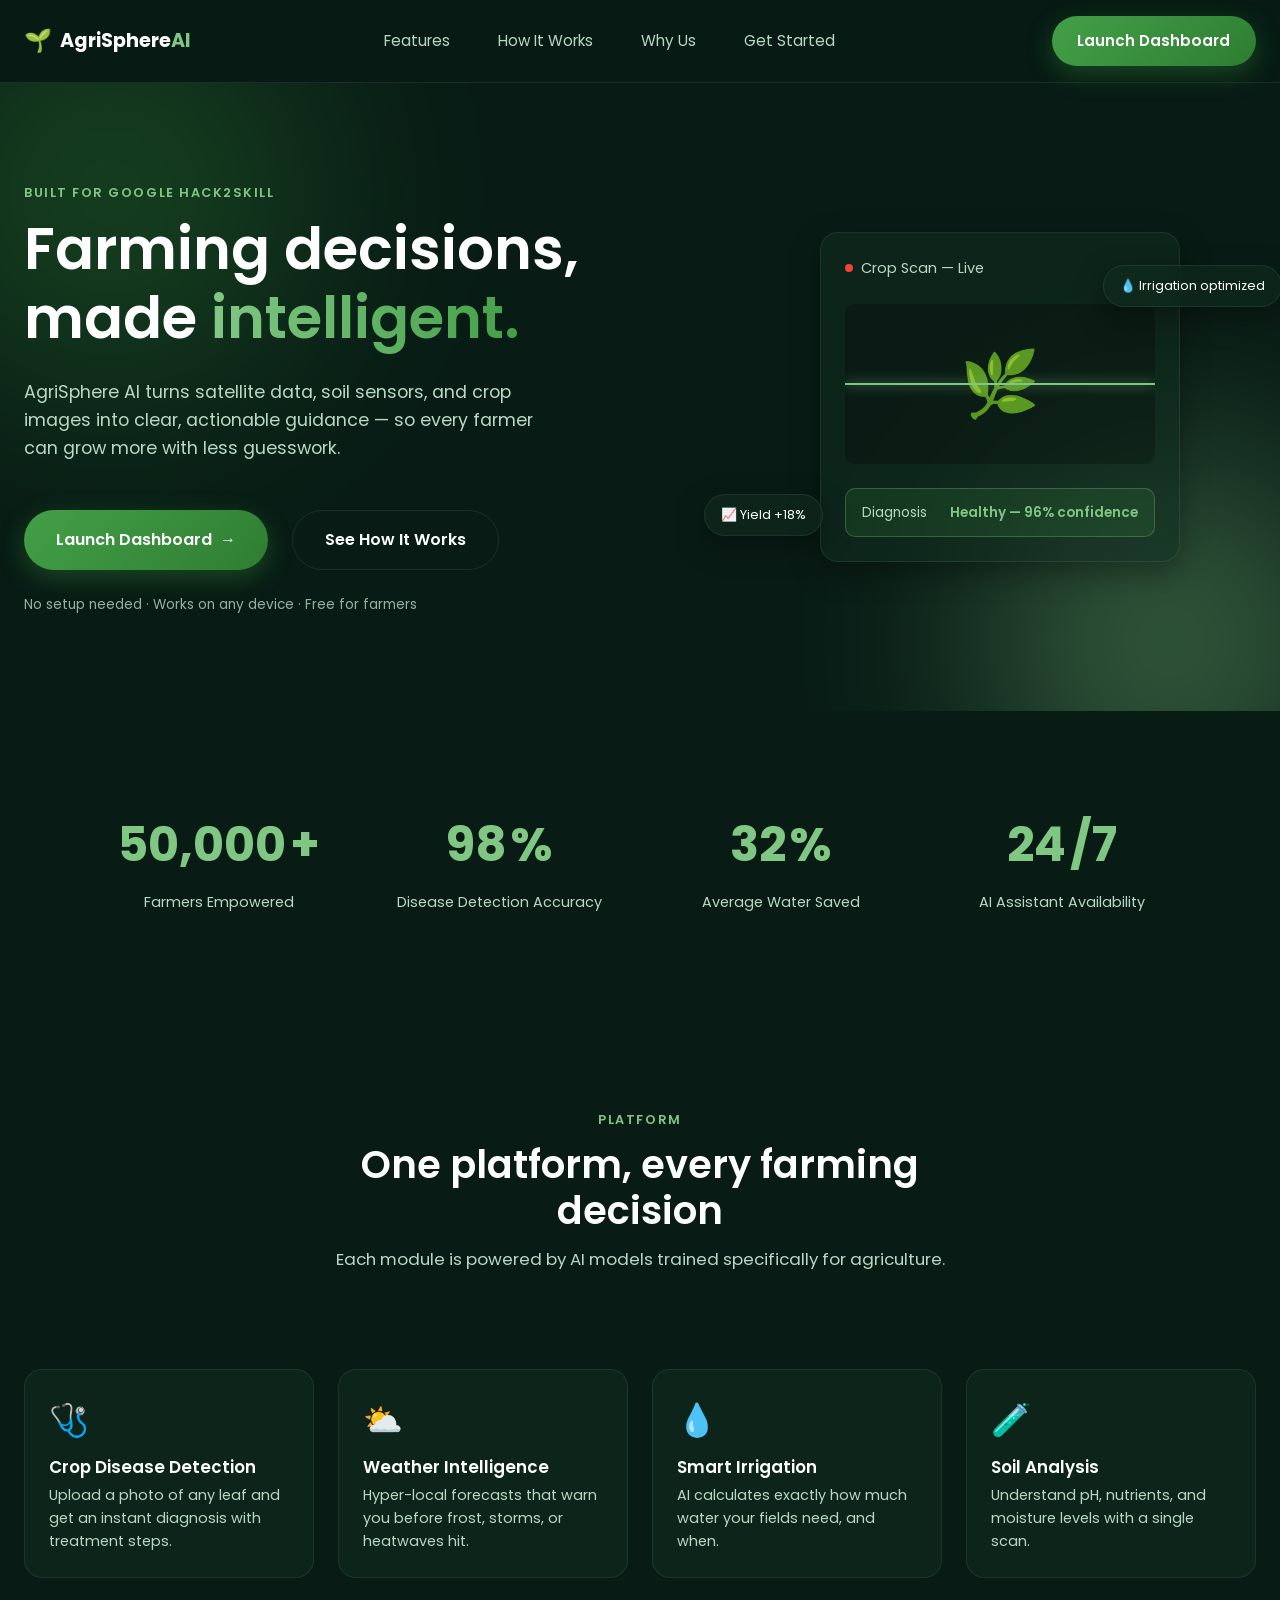
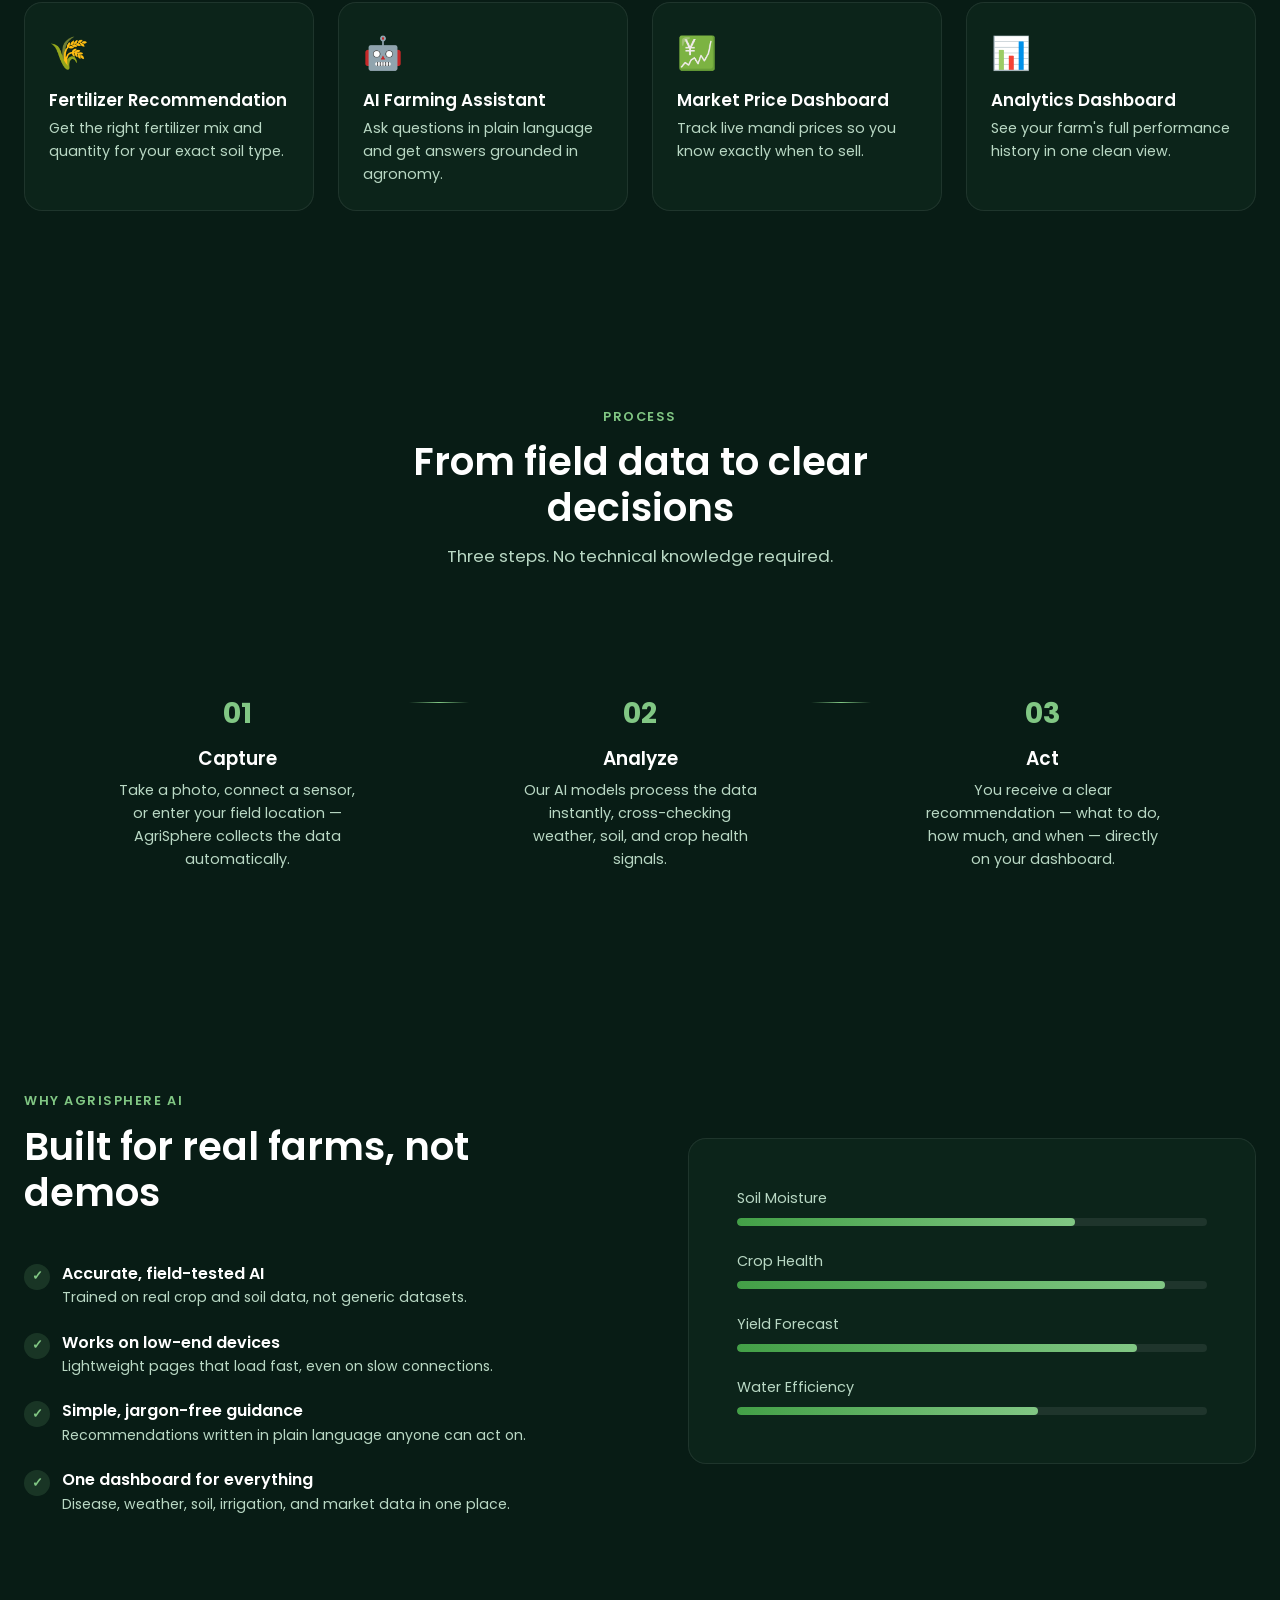
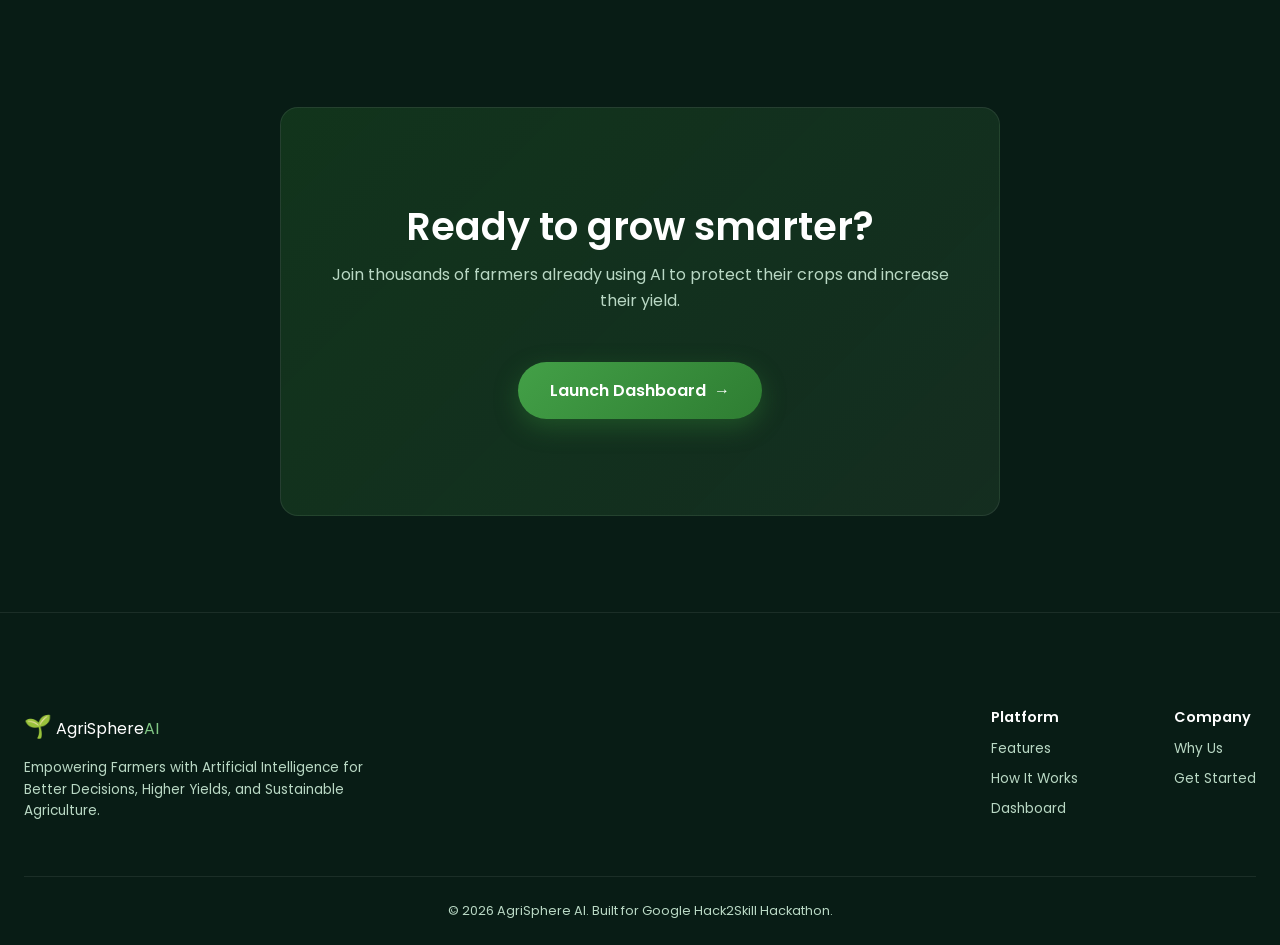
<file: index.html>
<!DOCTYPE html>
<html lang="en">
<head>
  <meta charset="UTF-8" />
  <meta name="viewport" content="width=device-width, initial-scale=1.0" />
  <title>AgriSphere AI — Empowering Farmers with Artificial Intelligence</title>

  <!-- Google Font: Poppins -->
  <link rel="preconnect" href="https://fonts.googleapis.com" />
  <link rel="preconnect" href="https://fonts.gstatic.com" crossorigin />
  <link href="https://fonts.googleapis.com/css2?family=Poppins:wght@300;400;500;600;700;800&display=swap" rel="stylesheet" />

  <!-- Our stylesheet -->
  <link rel="stylesheet" href="css/style.css" />
</head>
<body>

  <!-- ===================================================
       1. STICKY NAVBAR
       This bar stays fixed at the top of the screen.
       It uses a glass effect (blurred transparent background).
  ==================================================== -->
  <header class="navbar" id="navbar">
    <div class="navbar__inner">

      <!-- Logo / Brand -->
      <a href="#top" class="navbar__brand">
        <span class="navbar__logo">🌱</span>
        <span class="navbar__name">AgriSphere<span class="navbar__name--accent">AI</span></span>
      </a>

      <!-- Desktop navigation links -->
      <nav class="navbar__links" id="navLinks">
        <a href="#features" class="navbar__link">Features</a>
        <a href="#how-it-works" class="navbar__link">How It Works</a>
        <a href="#why-us" class="navbar__link">Why Us</a>
        <a href="#cta" class="navbar__link">Get Started</a>
      </nav>

      <!-- Call-to-action button (desktop) -->
      <a href="dashboard.html" class="btn btn--primary navbar__cta">Launch Dashboard</a>

      <!-- Hamburger button (shows only on mobile) -->
      <button class="navbar__toggle" id="navToggle" aria-label="Open menu">
        <span></span>
        <span></span>
        <span></span>
      </button>
    </div>

    <!-- Mobile dropdown menu -->
    <nav class="navbar__mobile" id="navMobile">
      <a href="#features" class="navbar__link">Features</a>
      <a href="#how-it-works" class="navbar__link">How It Works</a>
      <a href="#why-us" class="navbar__link">Why Us</a>
      <a href="#cta" class="navbar__link">Get Started</a>
      <a href="dashboard.html" class="btn btn--primary navbar__mobile-cta">Launch Dashboard</a>
    </nav>
  </header>


  <!-- ===================================================
       2. HERO SECTION
       Big headline + subtext + buttons on the left.
       A "live AI scan" visual on the right — this is our
       signature moment: a leaf being scanned by an AI line,
       with a result card popping up. It shows, not tells,
       what the product does.
  ==================================================== -->
  <main id="top">
    <section class="hero">
      <!-- Soft glowing background shapes (pure CSS, no images) -->
      <div class="hero__glow hero__glow--one"></div>
      <div class="hero__glow hero__glow--two"></div>

      <div class="hero__inner">

        <!-- Left side: text content -->
        <div class="hero__content reveal">
          <span class="eyebrow">Built for Google Hack2Skill</span>

          <h1 class="hero__title">
            Farming decisions,
            <br />
            made <span class="text-gradient">intelligent.</span>
          </h1>

          <p class="hero__subtitle">
            AgriSphere AI turns satellite data, soil sensors, and crop images
            into clear, actionable guidance — so every farmer can grow more
            with less guesswork.
          </p>

          <div class="hero__actions">
            <a href="dashboard.html" class="btn btn--primary btn--lg">
              Launch Dashboard
              <span class="btn__arrow">→</span>
            </a>
            <a href="#how-it-works" class="btn btn--ghost btn--lg">See How It Works</a>
          </div>

          <!-- Small trust line under the buttons -->
          <p class="hero__trust">No setup needed · Works on any device · Free for farmers</p>
        </div>

        <!-- Right side: signature visual — AI scanning card -->
        <div class="hero__visual reveal">
          <div class="scan-card">
            <div class="scan-card__header">
              <span class="scan-card__dot"></span>
              <span class="scan-card__title">Crop Scan — Live</span>
            </div>

            <!-- The "leaf" area being scanned -->
            <div class="scan-card__body">
              <div class="scan-card__leaf">🌿</div>
              <div class="scan-card__line"></div>
            </div>

            <!-- Result that fades in after scanning -->
            <div class="scan-card__result">
              <span class="scan-card__result-label">Diagnosis</span>
              <span class="scan-card__result-value">Healthy — 96% confidence</span>
            </div>
          </div>

          <!-- Small floating stat chips around the main card -->
          <div class="float-chip float-chip--one">💧 Irrigation optimized</div>
          <div class="float-chip float-chip--two">📈 Yield +18%</div>
        </div>

      </div>
    </section>


    <!-- ===================================================
         3. ANIMATED STATISTICS
         Numbers count up from 0 when scrolled into view.
         data-target = the final number for main.js to read.
    ==================================================== -->
    <section class="stats reveal">
      <div class="stats__inner">

        <div class="stat">
          <span class="stat__number" data-target="50000">0</span>
          <span class="stat__suffix">+</span>
          <p class="stat__label">Farmers Empowered</p>
        </div>

        <div class="stat">
          <span class="stat__number" data-target="98">0</span>
          <span class="stat__suffix">%</span>
          <p class="stat__label">Disease Detection Accuracy</p>
        </div>

        <div class="stat">
          <span class="stat__number" data-target="32">0</span>
          <span class="stat__suffix">%</span>
          <p class="stat__label">Average Water Saved</p>
        </div>

        <div class="stat">
          <span class="stat__number" data-target="24">0</span>
          <span class="stat__suffix">/7</span>
          <p class="stat__label">AI Assistant Availability</p>
        </div>

      </div>
    </section>


    <!-- ===================================================
         4. FEATURES SECTION
         A grid of glass cards, one per AI module.
    ==================================================== -->
    <section class="features" id="features">
      <div class="section-heading reveal">
        <span class="eyebrow">Platform</span>
        <h2 class="section-title">One platform, every farming decision</h2>
        <p class="section-subtitle">
          Each module is powered by AI models trained specifically for agriculture.
        </p>
      </div>

      <div class="features__grid">

        <article class="feature-card reveal">
          <div class="feature-card__icon">🩺</div>
          <h3 class="feature-card__title">Crop Disease Detection</h3>
          <p class="feature-card__text">Upload a photo of any leaf and get an instant diagnosis with treatment steps.</p>
        </article>

        <article class="feature-card reveal">
          <div class="feature-card__icon">⛅</div>
          <h3 class="feature-card__title">Weather Intelligence</h3>
          <p class="feature-card__text">Hyper-local forecasts that warn you before frost, storms, or heatwaves hit.</p>
        </article>

        <article class="feature-card reveal">
          <div class="feature-card__icon">💧</div>
          <h3 class="feature-card__title">Smart Irrigation</h3>
          <p class="feature-card__text">AI calculates exactly how much water your fields need, and when.</p>
        </article>

        <article class="feature-card reveal">
          <div class="feature-card__icon">🧪</div>
          <h3 class="feature-card__title">Soil Analysis</h3>
          <p class="feature-card__text">Understand pH, nutrients, and moisture levels with a single scan.</p>
        </article>

        <article class="feature-card reveal">
          <div class="feature-card__icon">🌾</div>
          <h3 class="feature-card__title">Fertilizer Recommendation</h3>
          <p class="feature-card__text">Get the right fertilizer mix and quantity for your exact soil type.</p>
        </article>

        <article class="feature-card reveal">
          <div class="feature-card__icon">🤖</div>
          <h3 class="feature-card__title">AI Farming Assistant</h3>
          <p class="feature-card__text">Ask questions in plain language and get answers grounded in agronomy.</p>
        </article>

        <article class="feature-card reveal">
          <div class="feature-card__icon">💹</div>
          <h3 class="feature-card__title">Market Price Dashboard</h3>
          <p class="feature-card__text">Track live mandi prices so you know exactly when to sell.</p>
        </article>

        <article class="feature-card reveal">
          <div class="feature-card__icon">📊</div>
          <h3 class="feature-card__title">Analytics Dashboard</h3>
          <p class="feature-card__text">See your farm's full performance history in one clean view.</p>
        </article>

      </div>
    </section>


    <!-- ===================================================
         5. HOW IT WORKS
         A simple 3-step horizontal process.
    ==================================================== -->
    <section class="how-it-works" id="how-it-works">
      <div class="section-heading reveal">
        <span class="eyebrow">Process</span>
        <h2 class="section-title">From field data to clear decisions</h2>
        <p class="section-subtitle">Three steps. No technical knowledge required.</p>
      </div>

      <div class="steps">

        <div class="step reveal">
          <span class="step__number">01</span>
          <h3 class="step__title">Capture</h3>
          <p class="step__text">Take a photo, connect a sensor, or enter your field location — AgriSphere collects the data automatically.</p>
        </div>

        <div class="step__connector"></div>

        <div class="step reveal">
          <span class="step__number">02</span>
          <h3 class="step__title">Analyze</h3>
          <p class="step__text">Our AI models process the data instantly, cross-checking weather, soil, and crop health signals.</p>
        </div>

        <div class="step__connector"></div>

        <div class="step reveal">
          <span class="step__number">03</span>
          <h3 class="step__title">Act</h3>
          <p class="step__text">You receive a clear recommendation — what to do, how much, and when — directly on your dashboard.</p>
        </div>

      </div>
    </section>


    <!-- ===================================================
         6. WHY CHOOSE AGRISPHERE AI
         Two-column layout: text list on the left,
         a glass "highlight" panel on the right.
    ==================================================== -->
    <section class="why-us" id="why-us">
      <div class="why-us__inner">

        <div class="why-us__content reveal">
          <span class="eyebrow">Why AgriSphere AI</span>
          <h2 class="section-title">Built for real farms, not demos</h2>

          <ul class="why-list">
            <li class="why-list__item">
              <span class="why-list__check">✓</span>
              <div>
                <h4>Accurate, field-tested AI</h4>
                <p>Trained on real crop and soil data, not generic datasets.</p>
              </div>
            </li>
            <li class="why-list__item">
              <span class="why-list__check">✓</span>
              <div>
                <h4>Works on low-end devices</h4>
                <p>Lightweight pages that load fast, even on slow connections.</p>
              </div>
            </li>
            <li class="why-list__item">
              <span class="why-list__check">✓</span>
              <div>
                <h4>Simple, jargon-free guidance</h4>
                <p>Recommendations written in plain language anyone can act on.</p>
              </div>
            </li>
            <li class="why-list__item">
              <span class="why-list__check">✓</span>
              <div>
                <h4>One dashboard for everything</h4>
                <p>Disease, weather, soil, irrigation, and market data in one place.</p>
              </div>
            </li>
          </ul>
        </div>

        <div class="why-us__panel reveal">
          <div class="glass-panel">
            <div class="glass-panel__row">
              <span>Soil Moisture</span>
              <div class="progress-bar"><div class="progress-bar__fill" data-fill="72"></div></div>
            </div>
            <div class="glass-panel__row">
              <span>Crop Health</span>
              <div class="progress-bar"><div class="progress-bar__fill" data-fill="91"></div></div>
            </div>
            <div class="glass-panel__row">
              <span>Yield Forecast</span>
              <div class="progress-bar"><div class="progress-bar__fill" data-fill="85"></div></div>
            </div>
            <div class="glass-panel__row">
              <span>Water Efficiency</span>
              <div class="progress-bar"><div class="progress-bar__fill" data-fill="64"></div></div>
            </div>
          </div>
        </div>

      </div>
    </section>


    <!-- ===================================================
         7. CALL TO ACTION
         Centered, high-contrast closing section.
    ==================================================== -->
    <section class="cta" id="cta">
      <div class="cta__inner reveal">
        <h2 class="cta__title">Ready to grow smarter?</h2>
        <p class="cta__text">Join thousands of farmers already using AI to protect their crops and increase their yield.</p>
        <a href="dashboard.html" class="btn btn--primary btn--lg">
          Launch Dashboard
          <span class="btn__arrow">→</span>
        </a>
      </div>
    </section>

  </main>


  <!-- ===================================================
       8. FOOTER
  ==================================================== -->
  <footer class="footer">
    <div class="footer__inner">

      <div class="footer__brand">
        <span class="navbar__logo">🌱</span>
        <span class="navbar__name">AgriSphere<span class="navbar__name--accent">AI</span></span>
        <p class="footer__tagline">Empowering Farmers with Artificial Intelligence for Better Decisions, Higher Yields, and Sustainable Agriculture.</p>
      </div>

      <div class="footer__links">
        <div class="footer__col">
          <h4>Platform</h4>
          <a href="#features">Features</a>
          <a href="#how-it-works">How It Works</a>
          <a href="dashboard.html">Dashboard</a>
        </div>
        <div class="footer__col">
          <h4>Company</h4>
          <a href="#why-us">Why Us</a>
          <a href="#cta">Get Started</a>
        </div>
      </div>

    </div>

    <div class="footer__bottom">
      <p>&copy; 2026 AgriSphere AI. Built for Google Hack2Skill Hackathon.</p>
    </div>
  </footer>

  <!-- Our JavaScript file (loaded at the end so the HTML loads first) -->
  <script src="js/main.js"></script>
</body>
</html>
</file>
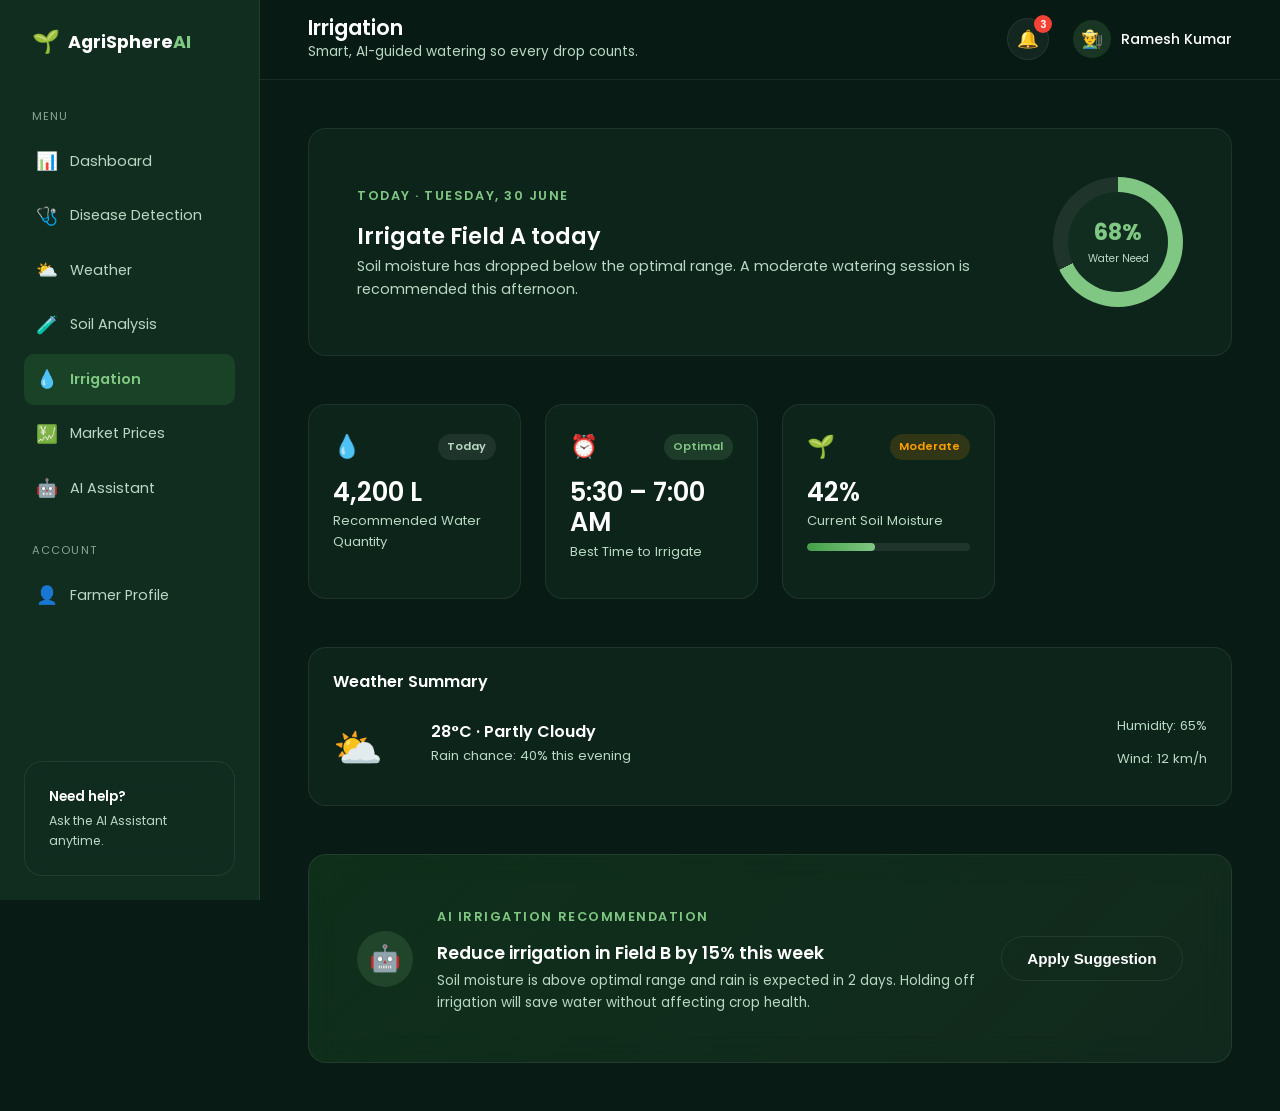
<file: irrigation.html>
<!DOCTYPE html>
<html lang="en">
<head>
  <meta charset="UTF-8" />
  <meta name="viewport" content="width=device-width, initial-scale=1.0" />
  <title>Irrigation — AgriSphere AI</title>

  <!-- Google Font: Poppins (same as every other page) -->
  <link rel="preconnect" href="https://fonts.googleapis.com" />
  <link rel="preconnect" href="https://fonts.gstatic.com" crossorigin />
  <link href="https://fonts.googleapis.com/css2?family=Poppins:wght@300;400;500;600;700;800&display=swap" rel="stylesheet" />

  <!-- Reusing the SAME stylesheets as every other dashboard page.
       No new CSS file is introduced — every element below is built
       from class names that already exist in style.css/dashboard.css
       (glass, overview-card, ai-card, activity-card, btn, progress-bar).
       The circular water gauge is built with an inline CSS
       conic-gradient, updated by irrigation.js, so no new
       stylesheet rule is needed just for that one shape. -->
  <link rel="stylesheet" href="css/style.css" />
  <link rel="stylesheet" href="css/dashboard.css" />
</head>
<body class="dashboard-body">

  <!-- Mobile sidebar overlay (same pattern as every other page) -->
  <div class="sidebar-overlay" id="sidebarOverlay"></div>


  <!-- ===================================================
       LEFT SIDEBAR
       Identical structure to dashboard.html, with
       "Irrigation" marked as the active link.
  ==================================================== -->
  <aside class="sidebar" id="sidebar">
    <a href="index.html" class="sidebar__brand">
      <span class="navbar__logo">🌱</span>
      <span class="navbar__name">AgriSphere<span class="navbar__name--accent">AI</span></span>
    </a>

    <nav class="sidebar__nav">
      <span class="sidebar__section-label">Menu</span>

      <a href="dashboard.html" class="sidebar__link">
        <span class="sidebar__icon">📊</span> Dashboard
      </a>
      <a href="disease.html" class="sidebar__link">
        <span class="sidebar__icon">🩺</span> Disease Detection
      </a>
      <a href="weather.html" class="sidebar__link">
        <span class="sidebar__icon">⛅</span> Weather
      </a>
      <a href="soil.html" class="sidebar__link">
        <span class="sidebar__icon">🧪</span> Soil Analysis
      </a>
      <a href="irrigation.html" class="sidebar__link sidebar__link--active">
        <span class="sidebar__icon">💧</span> Irrigation
      </a>
      <a href="market.html" class="sidebar__link">
        <span class="sidebar__icon">💹</span> Market Prices
      </a>
      <a href="chatbot.html" class="sidebar__link">
        <span class="sidebar__icon">🤖</span> AI Assistant
      </a>

      <span class="sidebar__section-label">Account</span>

      <a href="profile.html" class="sidebar__link">
        <span class="sidebar__icon">👤</span> Farmer Profile
      </a>
    </nav>

    <div class="sidebar__footer glass">
      <p class="sidebar__footer-title">Need help?</p>
      <p class="sidebar__footer-text">Ask the AI Assistant anytime.</p>
    </div>
  </aside>


  <!-- ===================================================
       MAIN COLUMN
  ==================================================== -->
  <div class="dashboard-main">

    <!-- TOP NAVIGATION (same structure as every other page) -->
    <header class="topnav">
      <button class="topnav__menu-btn" id="sidebarToggle" aria-label="Open menu">
        <span></span><span></span><span></span>
      </button>

      <div class="topnav__title">
        <h1>Irrigation</h1>
        <p>Smart, AI-guided watering so every drop counts.</p>
      </div>

      <div class="topnav__right">
        <button class="topnav__icon-btn" aria-label="Notifications">
          🔔
          <span class="topnav__badge">3</span>
        </button>
        <a href="profile.html" class="topnav__profile">
          <span class="topnav__avatar">👨‍🌾</span>
          <span class="topnav__profile-name">Ramesh Kumar</span>
        </a>
      </div>
    </header>


    <!-- ===================================================
         PAGE CONTENT
    ==================================================== -->
    <main class="dashboard-content">

      <!-- ===================================================
           1. WATER RECOMMENDATION CARD (with Water Gauge)
           A wide banner card (reusing .welcome-card) showing
           the AI's overall irrigation suggestion on the left,
           and a circular "Water Gauge" on the right showing
           how full the recommended watering level is.
      ==================================================== -->
      <section class="welcome-card glass" id="waterRecommendationCard">

        <div class="welcome-card__text">
          <span class="eyebrow" id="irrigationDate">Today · Tuesday, 30 June</span>
          <h2 id="recommendationTitle">Irrigate Field A today</h2>
          <p id="recommendationText">Soil moisture has dropped below the optimal range. A moderate watering session is recommended this afternoon.</p>
        </div>

        <!-- Water Gauge: a circular ring built with a conic-gradient,
             set inline and updated by irrigation.js. The percentage
             text sits centered on top of the ring. -->
        <div style="text-align: center;">
          <div
            id="waterGauge"
            style="
              width: 130px;
              height: 130px;
              border-radius: 50%;
              display: flex;
              align-items: center;
              justify-content: center;
              background: conic-gradient(var(--color-accent) 0deg, rgba(255,255,255,0.08) 0deg);
              margin: 0 auto;
              transition: background 1.2s ease;
            "
          >
            <!-- Inner circle creates the "ring" look, masking the center of the gradient -->
            <div
              style="
                width: 100px;
                height: 100px;
                border-radius: 50%;
                background: var(--color-card);
                display: flex;
                flex-direction: column;
                align-items: center;
                justify-content: center;
              "
            >
              <span id="waterGaugeValue" style="font-size: 1.4rem; font-weight: 700; color: var(--color-accent);">0%</span>
              <span style="font-size: 0.65rem; color: var(--color-text-soft);">Water Need</span>
            </div>
          </div>
        </div>
      </section>


      <!-- ===================================================
           2–4. TODAY'S IRRIGATION DETAILS
           Water Quantity, Best Time, and Soil Moisture shown
           together as a responsive grid, reusing .overview-card.
      ==================================================== -->
      <section class="overview-grid">

        <!-- Water Quantity -->
        <article class="overview-card glass">
          <div class="overview-card__top">
            <span class="overview-card__icon">💧</span>
            <span class="overview-card__tag">Today</span>
          </div>
          <h3 class="overview-card__value"><span id="waterQuantityValue">4,200</span> L</h3>
          <p class="overview-card__label">Recommended Water Quantity</p>
        </article>

        <!-- Best Time -->
        <article class="overview-card glass">
          <div class="overview-card__top">
            <span class="overview-card__icon">⏰</span>
            <span class="overview-card__tag overview-card__tag--good">Optimal</span>
          </div>
          <h3 class="overview-card__value" id="bestTimeValue">5:30 – 7:00 AM</h3>
          <p class="overview-card__label">Best Time to Irrigate</p>
        </article>

        <!-- Soil Moisture Card -->
        <article class="overview-card glass">
          <div class="overview-card__top">
            <span class="overview-card__icon">🌱</span>
            <span class="overview-card__tag overview-card__tag--warning" id="moistureTag">Moderate</span>
          </div>
          <h3 class="overview-card__value"><span id="soilMoistureValue">42</span>%</h3>
          <p class="overview-card__label">Current Soil Moisture</p>
          <div class="progress-bar"><div class="progress-bar__fill" id="soilMoistureBar" data-fill="42"></div></div>
        </article>

      </section>


      <!-- ===================================================
           5. WEATHER SUMMARY
           A compact card summarizing today's weather as it
           relates to irrigation planning (rain chance, temp).
      ==================================================== -->
      <section class="activity-card glass">
        <h3 class="activity-card__title">Weather Summary</h3>

        <div style="display: flex; flex-wrap: wrap; gap: var(--space-lg); align-items: center;">
          <div style="font-size: 2.5rem;">⛅</div>
          <div>
            <p style="font-weight: 600;">28°C · Partly Cloudy</p>
            <p class="overview-card__label">Rain chance: <span id="weatherRainChance">40</span>% this evening</p>
          </div>
          <div style="margin-left: auto;">
            <p class="overview-card__label" style="text-align: right;">Humidity: <span id="weatherHumidity">65</span>%</p>
            <p class="overview-card__label" style="text-align: right;">Wind: <span id="weatherWind">12</span> km/h</p>
          </div>
        </div>
      </section>


      <!-- ===================================================
           6. AI RECOMMENDATION CARD
           Reuses the .ai-card component from the dashboard.
      ==================================================== -->
      <section class="ai-card glass">
        <div class="ai-card__icon">🤖</div>
        <div class="ai-card__content">
          <span class="eyebrow">AI Irrigation Recommendation</span>
          <h3 id="aiIrrigationTitle">Reduce irrigation in Field B by 15% this week</h3>
          <p id="aiIrrigationText">Soil moisture is above optimal range and rain is expected in 2 days. Holding off irrigation will save water without affecting crop health.</p>
        </div>
        <button id="applyRecommendationBtn" class="btn btn--ghost ai-card__action" type="button">Apply Suggestion</button>
      </section>

    </main>
  </div>

  <script src="js/dashboard.js"></script>
  <script src="js/irrigation.js"></script>
</body>
</html>
</file>
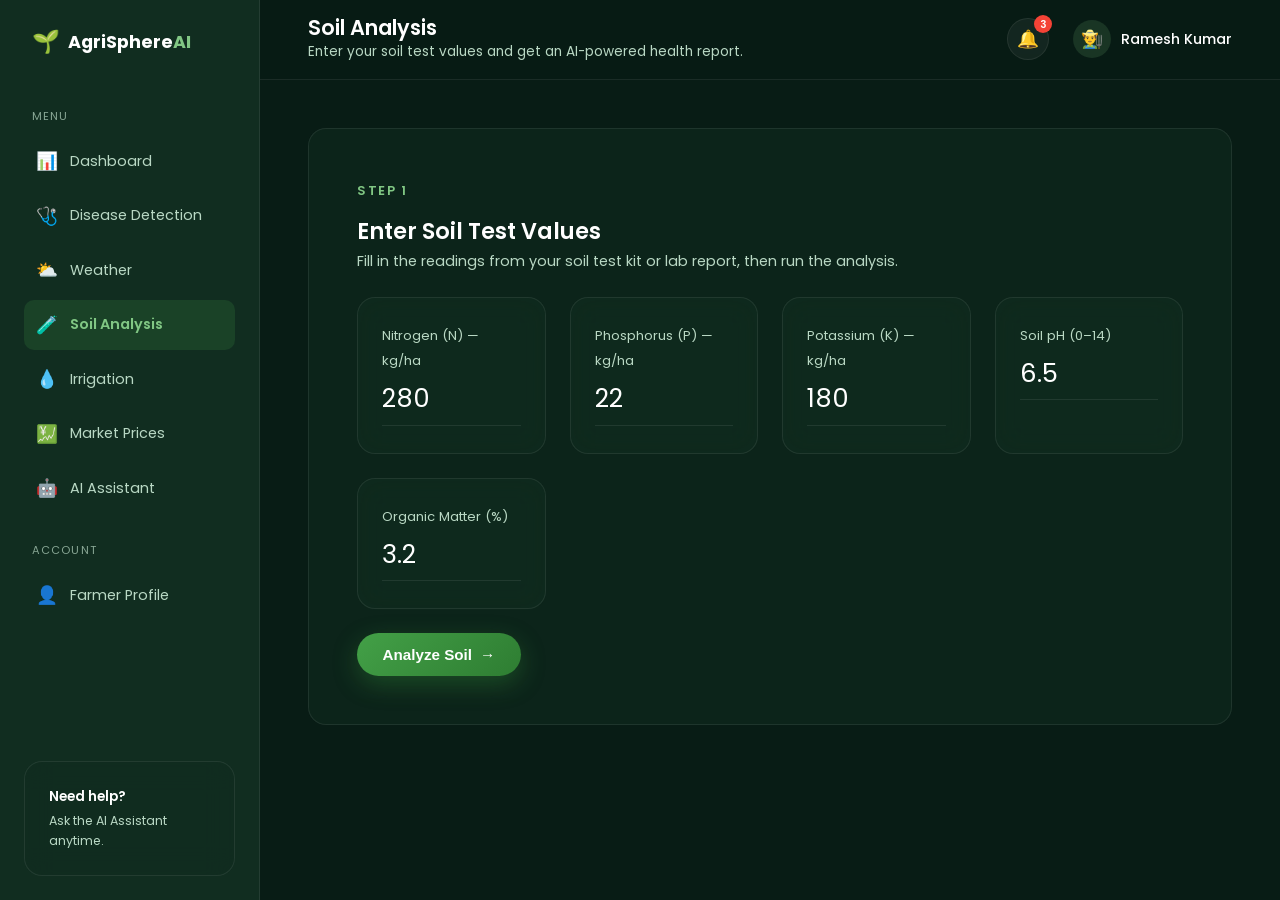
<file: soil.html>
<!DOCTYPE html>
<html lang="en">
<head>
  <meta charset="UTF-8" />
  <meta name="viewport" content="width=device-width, initial-scale=1.0" />
  <title>Soil Analysis — AgriSphere AI</title>

  <!-- Google Font: Poppins (same as every other page) -->
  <link rel="preconnect" href="https://fonts.googleapis.com" />
  <link rel="preconnect" href="https://fonts.gstatic.com" crossorigin />
  <link href="https://fonts.googleapis.com/css2?family=Poppins:wght@300;400;500;600;700;800&display=swap" rel="stylesheet" />

  <!-- Reusing the SAME stylesheets as every other dashboard page.
       No new CSS file is introduced — every element below is built
       from class names that already exist in style.css/dashboard.css
       (glass, overview-card, ai-card, activity-card, btn, progress-bar). -->
  <link rel="stylesheet" href="css/style.css" />
  <link rel="stylesheet" href="css/dashboard.css" />
</head>
<body class="dashboard-body">

  <!-- Mobile sidebar overlay (same pattern as every other page) -->
  <div class="sidebar-overlay" id="sidebarOverlay"></div>


  <!-- ===================================================
       LEFT SIDEBAR
       Identical structure to dashboard.html, with
       "Soil Analysis" marked as the active link.
  ==================================================== -->
  <aside class="sidebar" id="sidebar">
    <a href="index.html" class="sidebar__brand">
      <span class="navbar__logo">🌱</span>
      <span class="navbar__name">AgriSphere<span class="navbar__name--accent">AI</span></span>
    </a>

    <nav class="sidebar__nav">
      <span class="sidebar__section-label">Menu</span>

      <a href="dashboard.html" class="sidebar__link">
        <span class="sidebar__icon">📊</span> Dashboard
      </a>
      <a href="disease.html" class="sidebar__link">
        <span class="sidebar__icon">🩺</span> Disease Detection
      </a>
      <a href="weather.html" class="sidebar__link">
        <span class="sidebar__icon">⛅</span> Weather
      </a>
      <a href="soil.html" class="sidebar__link sidebar__link--active">
        <span class="sidebar__icon">🧪</span> Soil Analysis
      </a>
      <a href="irrigation.html" class="sidebar__link">
        <span class="sidebar__icon">💧</span> Irrigation
      </a>
      <a href="market.html" class="sidebar__link">
        <span class="sidebar__icon">💹</span> Market Prices
      </a>
      <a href="chatbot.html" class="sidebar__link">
        <span class="sidebar__icon">🤖</span> AI Assistant
      </a>

      <span class="sidebar__section-label">Account</span>

      <a href="profile.html" class="sidebar__link">
        <span class="sidebar__icon">👤</span> Farmer Profile
      </a>
    </nav>

    <div class="sidebar__footer glass">
      <p class="sidebar__footer-title">Need help?</p>
      <p class="sidebar__footer-text">Ask the AI Assistant anytime.</p>
    </div>
  </aside>


  <!-- ===================================================
       MAIN COLUMN
  ==================================================== -->
  <div class="dashboard-main">

    <!-- TOP NAVIGATION (same structure as every other page) -->
    <header class="topnav">
      <button class="topnav__menu-btn" id="sidebarToggle" aria-label="Open menu">
        <span></span><span></span><span></span>
      </button>

      <div class="topnav__title">
        <h1>Soil Analysis</h1>
        <p>Enter your soil test values and get an AI-powered health report.</p>
      </div>

      <div class="topnav__right">
        <button class="topnav__icon-btn" aria-label="Notifications">
          🔔
          <span class="topnav__badge">3</span>
        </button>
        <a href="profile.html" class="topnav__profile">
          <span class="topnav__avatar">👨‍🌾</span>
          <span class="topnav__profile-name">Ramesh Kumar</span>
        </a>
      </div>
    </header>


    <!-- ===================================================
         PAGE CONTENT
    ==================================================== -->
    <main class="dashboard-content">

      <!-- ===================================================
           1. SOIL INPUT FORM
           Lets the farmer enter their soil test readings:
           Nitrogen, Phosphorus, Potassium, pH, Organic Matter.
           Reuses .welcome-card (glass banner look) as the
           form's container, and .overview-card as each
           individual input field's wrapper.
      ==================================================== -->
      <section class="welcome-card glass" style="flex-direction: column; align-items: stretch; gap: 1.5rem;">

        <div class="welcome-card__text">
          <span class="eyebrow">Step 1</span>
          <h2>Enter Soil Test Values</h2>
          <p>Fill in the readings from your soil test kit or lab report, then run the analysis.</p>
        </div>

        <!-- Form fields laid out in the same responsive grid used for
             overview cards elsewhere in the dashboard, so no new CSS
             classes are required. -->
        <form id="soilForm" class="overview-grid">

          <!-- Nitrogen -->
          <div class="overview-card glass">
            <label class="overview-card__label" for="nitrogenInput">Nitrogen (N) — kg/ha</label>
            <input
              type="number"
              id="nitrogenInput"
              class="overview-card__value"
              style="width: 100%; background: transparent; border: none; border-bottom: 1px solid var(--glass-border); color: var(--color-text); font-family: 'Poppins', sans-serif; padding: 0.4rem 0; outline: none;"
              value="280"
              min="0"
              required
            />
          </div>

          <!-- Phosphorus -->
          <div class="overview-card glass">
            <label class="overview-card__label" for="phosphorusInput">Phosphorus (P) — kg/ha</label>
            <input
              type="number"
              id="phosphorusInput"
              class="overview-card__value"
              style="width: 100%; background: transparent; border: none; border-bottom: 1px solid var(--glass-border); color: var(--color-text); font-family: 'Poppins', sans-serif; padding: 0.4rem 0; outline: none;"
              value="22"
              min="0"
              required
            />
          </div>

          <!-- Potassium -->
          <div class="overview-card glass">
            <label class="overview-card__label" for="potassiumInput">Potassium (K) — kg/ha</label>
            <input
              type="number"
              id="potassiumInput"
              class="overview-card__value"
              style="width: 100%; background: transparent; border: none; border-bottom: 1px solid var(--glass-border); color: var(--color-text); font-family: 'Poppins', sans-serif; padding: 0.4rem 0; outline: none;"
              value="180"
              min="0"
              required
            />
          </div>

          <!-- pH -->
          <div class="overview-card glass">
            <label class="overview-card__label" for="phInput">Soil pH (0–14)</label>
            <input
              type="number"
              id="phInput"
              class="overview-card__value"
              style="width: 100%; background: transparent; border: none; border-bottom: 1px solid var(--glass-border); color: var(--color-text); font-family: 'Poppins', sans-serif; padding: 0.4rem 0; outline: none;"
              value="6.5"
              min="0"
              max="14"
              step="0.1"
              required
            />
          </div>

          <!-- Organic Matter -->
          <div class="overview-card glass">
            <label class="overview-card__label" for="organicMatterInput">Organic Matter (%)</label>
            <input
              type="number"
              id="organicMatterInput"
              class="overview-card__value"
              style="width: 100%; background: transparent; border: none; border-bottom: 1px solid var(--glass-border); color: var(--color-text); font-family: 'Poppins', sans-serif; padding: 0.4rem 0; outline: none;"
              value="3.2"
              min="0"
              max="100"
              step="0.1"
              required
            />
          </div>

        </form>

        <!-- Analyze button -->
        <div class="hero__actions" style="margin: 0;">
          <button id="analyzeSoilBtn" class="btn btn--primary" type="submit" form="soilForm">
            Analyze Soil
            <span class="btn__arrow">→</span>
          </button>
        </div>
      </section>


      <!-- ===================================================
           2. LOADING STATE
           Shown briefly while the (dummy) analysis "runs".
           Reuses the same spinner pattern as disease.js —
           built with pure JS so no new CSS file is needed.
      ==================================================== -->
      <section class="welcome-card glass" id="soilLoadingCard" style="display: none; justify-content: center; text-align: center; flex-direction: column; gap: 1rem;">
        <div class="spinner" id="soilSpinner"></div>
        <p class="overview-card__label">Analyzing soil data…</p>
      </section>


      <!-- ===================================================
           3. RESULTS SECTION
           Soil Health Score, Soil Status, Recommended Crop,
           Recommended Fertilizer, Expected Yield.
           Hidden by default — revealed by soil.js after
           the dummy "analysis" finishes.
      ==================================================== -->
      <section id="soilResultSection" style="display: none;">

        <!-- Top summary banner: overall soil status -->
        <div class="ai-card glass">
          <div class="ai-card__icon">🧪</div>
          <div class="ai-card__content">
            <span class="eyebrow">Soil Report</span>
            <h3 id="soilStatusTitle">Good Soil Condition</h3>
            <p id="soilStatusSummary">Your soil is well-balanced and ready for the recommended crop below.</p>
          </div>
        </div>

        <!-- Detail cards grid: Health Score, Status, Expected Yield -->
        <div class="overview-grid" style="margin-top: var(--space-md);">

          <!-- Soil Health Score -->
          <article class="overview-card glass">
            <div class="overview-card__top">
              <span class="overview-card__icon">📈</span>
              <span class="overview-card__tag overview-card__tag--good">Score</span>
            </div>
            <h3 class="overview-card__value"><span id="healthScoreValue">82</span>/100</h3>
            <p class="overview-card__label">Overall Soil Health Score</p>
            <div class="progress-bar"><div class="progress-bar__fill" id="healthScoreBar" data-fill="82"></div></div>
          </article>

          <!-- Soil Status Indicator -->
          <article class="overview-card glass">
            <div class="overview-card__top">
              <span class="overview-card__icon">🟢</span>
              <span class="overview-card__tag overview-card__tag--good" id="soilStatusTag">Good</span>
            </div>
            <h3 class="overview-card__value" id="soilStatusValue">Good</h3>
            <p class="overview-card__label">Soil Status Indicator</p>
          </article>

          <!-- Expected Yield -->
          <article class="overview-card glass">
            <div class="overview-card__top">
              <span class="overview-card__icon">🌾</span>
              <span class="overview-card__tag">Forecast</span>
            </div>
            <h3 class="overview-card__value" id="expectedYieldValue">4.8 t/ha</h3>
            <p class="overview-card__label">Expected Yield with current soil</p>
          </article>

        </div>

        <!-- Recommended Crop + Recommended Fertilizer -->
        <div class="bottom-grid" style="margin-top: var(--space-md);">

          <article class="activity-card glass">
            <h3 class="activity-card__title">🌱 Recommended Crop</h3>
            <p id="recommendedCropText" class="overview-card__label" style="font-size: 0.88rem; line-height: 1.7;">
              Based on the nutrient balance and pH level, <strong>Wheat</strong> is the best-suited
              crop for this soil this season, with a secondary option of Mustard for rotation.
            </p>
          </article>

          <article class="quick-actions-card glass">
            <h3 class="activity-card__title">🌾 Recommended Fertilizer</h3>
            <p id="recommendedFertilizerText" class="overview-card__label" style="font-size: 0.88rem; line-height: 1.7;">
              Apply NPK 20:10:10 at 150 kg/ha, split across two doses — at sowing and 30 days after.
              Adding 2 tonnes/ha of compost will further improve organic matter over time.
            </p>
          </article>

        </div>
      </section>

    </main>
  </div>

  <script src="js/dashboard.js"></script>
  <script src="js/soil.js"></script>
</body>
</html>
</file>
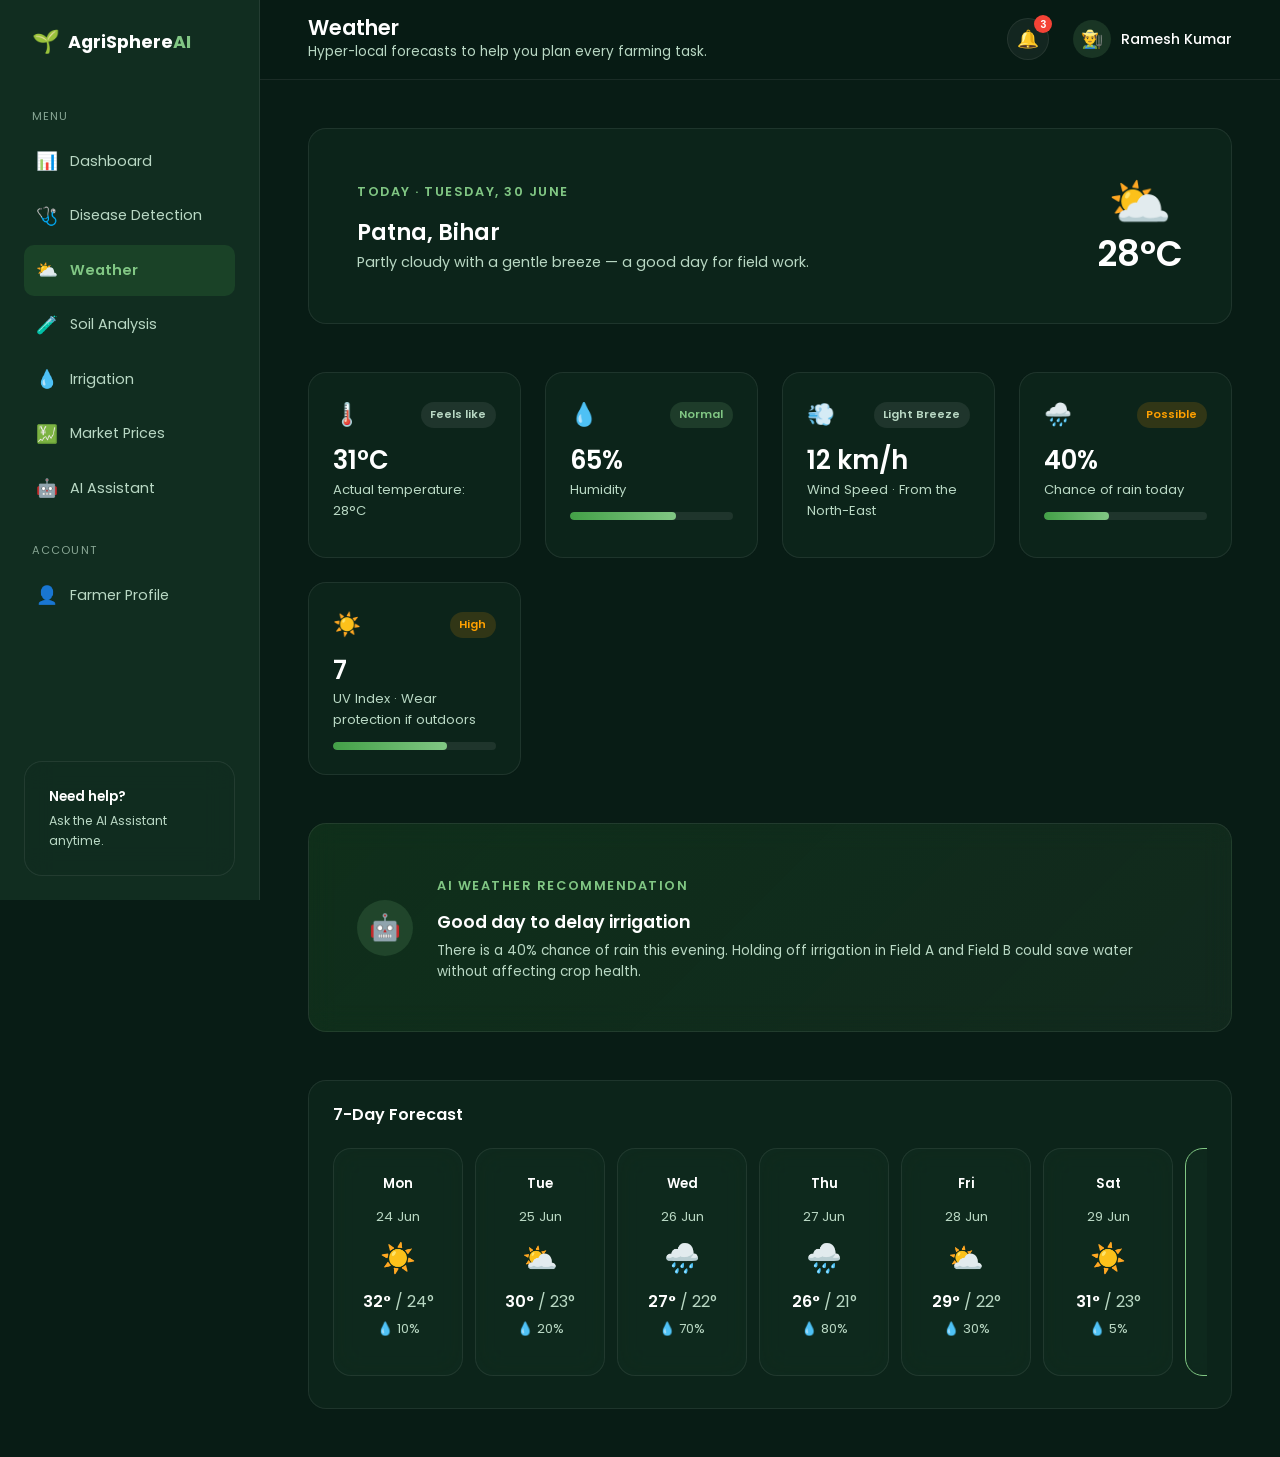
<file: weather.html>
<!DOCTYPE html>
<html lang="en">
<head>
  <meta charset="UTF-8" />
  <meta name="viewport" content="width=device-width, initial-scale=1.0" />
  <title>Weather — AgriSphere AI</title>

  <!-- Google Font: Poppins (same as every other page) -->
  <link rel="preconnect" href="https://fonts.googleapis.com" />
  <link rel="preconnect" href="https://fonts.gstatic.com" crossorigin />
  <link href="https://fonts.googleapis.com/css2?family=Poppins:wght@300;400;500;600;700;800&display=swap" rel="stylesheet" />

  <!-- Reusing the SAME stylesheets as every other dashboard page.
       No new CSS file is introduced — every element below is built
       from class names that already exist in style.css/dashboard.css
       (glass, overview-card, ai-card, activity-card, btn, etc.) -->
  <link rel="stylesheet" href="css/style.css" />
  <link rel="stylesheet" href="css/dashboard.css" />
</head>
<body class="dashboard-body">

  <!-- Mobile sidebar overlay (same pattern as every other page) -->
  <div class="sidebar-overlay" id="sidebarOverlay"></div>


  <!-- ===================================================
       LEFT SIDEBAR
       Identical structure to dashboard.html, with
       "Weather" marked as the active link.
  ==================================================== -->
  <aside class="sidebar" id="sidebar">
    <a href="index.html" class="sidebar__brand">
      <span class="navbar__logo">🌱</span>
      <span class="navbar__name">AgriSphere<span class="navbar__name--accent">AI</span></span>
    </a>

    <nav class="sidebar__nav">
      <span class="sidebar__section-label">Menu</span>

      <a href="dashboard.html" class="sidebar__link">
        <span class="sidebar__icon">📊</span> Dashboard
      </a>
      <a href="disease.html" class="sidebar__link">
        <span class="sidebar__icon">🩺</span> Disease Detection
      </a>
      <a href="weather.html" class="sidebar__link sidebar__link--active">
        <span class="sidebar__icon">⛅</span> Weather
      </a>
      <a href="soil.html" class="sidebar__link">
        <span class="sidebar__icon">🧪</span> Soil Analysis
      </a>
      <a href="irrigation.html" class="sidebar__link">
        <span class="sidebar__icon">💧</span> Irrigation
      </a>
      <a href="market.html" class="sidebar__link">
        <span class="sidebar__icon">💹</span> Market Prices
      </a>
      <a href="chatbot.html" class="sidebar__link">
        <span class="sidebar__icon">🤖</span> AI Assistant
      </a>

      <span class="sidebar__section-label">Account</span>

      <a href="profile.html" class="sidebar__link">
        <span class="sidebar__icon">👤</span> Farmer Profile
      </a>
    </nav>

    <div class="sidebar__footer glass">
      <p class="sidebar__footer-title">Need help?</p>
      <p class="sidebar__footer-text">Ask the AI Assistant anytime.</p>
    </div>
  </aside>


  <!-- ===================================================
       MAIN COLUMN
  ==================================================== -->
  <div class="dashboard-main">

    <!-- TOP NAVIGATION (same structure as every other page) -->
    <header class="topnav">
      <button class="topnav__menu-btn" id="sidebarToggle" aria-label="Open menu">
        <span></span><span></span><span></span>
      </button>

      <div class="topnav__title">
        <h1>Weather</h1>
        <p>Hyper-local forecasts to help you plan every farming task.</p>
      </div>

      <div class="topnav__right">
        <button class="topnav__icon-btn" aria-label="Notifications">
          🔔
          <span class="topnav__badge">3</span>
        </button>
        <a href="profile.html" class="topnav__profile">
          <span class="topnav__avatar">👨‍🌾</span>
          <span class="topnav__profile-name">Ramesh Kumar</span>
        </a>
      </div>
    </header>


    <!-- ===================================================
         PAGE CONTENT
    ==================================================== -->
    <main class="dashboard-content">

      <!-- ===================================================
           1. CURRENT WEATHER CARD
           A wide banner card (reusing .welcome-card from the
           dashboard) showing the big current temperature,
           location, and a short description.
      ==================================================== -->
      <section class="welcome-card glass" id="currentWeatherCard">
        <div class="welcome-card__text">
          <span class="eyebrow" id="currentDate">Today · Tuesday, 30 June</span>
          <h2 id="currentLocation">Patna, Bihar</h2>
          <p id="currentDescription">Partly cloudy with a gentle breeze — a good day for field work.</p>
        </div>

        <!-- Big icon + temperature on the right side of the banner -->
        <div style="text-align: center;">
          <div id="currentIcon" style="font-size: 3.2rem; line-height: 1;">⛅</div>
          <h3 style="font-size: 2.2rem; margin-top: 0.3rem;"><span id="currentTemp">28</span>°C</h3>
        </div>
      </section>


      <!-- ===================================================
           2–6. WEATHER DETAIL CARDS
           Temperature, Humidity, Wind Speed, Rain Probability,
           UV Index — shown together as a responsive grid,
           reusing .overview-card from the dashboard styles.
      ==================================================== -->
      <section class="overview-grid">

        <!-- Temperature (feels-like) -->
        <article class="overview-card glass">
          <div class="overview-card__top">
            <span class="overview-card__icon">🌡️</span>
            <span class="overview-card__tag">Feels like</span>
          </div>
          <h3 class="overview-card__value"><span id="feelsLikeTemp">31</span>°C</h3>
          <p class="overview-card__label">Actual temperature: <span id="actualTemp">28</span>°C</p>
        </article>

        <!-- Humidity -->
        <article class="overview-card glass">
          <div class="overview-card__top">
            <span class="overview-card__icon">💧</span>
            <span class="overview-card__tag overview-card__tag--good">Normal</span>
          </div>
          <h3 class="overview-card__value"><span id="humidityValue">65</span>%</h3>
          <p class="overview-card__label">Humidity</p>
          <div class="progress-bar"><div class="progress-bar__fill" id="humidityBar" data-fill="65"></div></div>
        </article>

        <!-- Wind Speed -->
        <article class="overview-card glass">
          <div class="overview-card__top">
            <span class="overview-card__icon">💨</span>
            <span class="overview-card__tag">Light Breeze</span>
          </div>
          <h3 class="overview-card__value"><span id="windValue">12</span> km/h</h3>
          <p class="overview-card__label">Wind Speed · From the North-East</p>
        </article>

        <!-- Rain Probability -->
        <article class="overview-card glass">
          <div class="overview-card__top">
            <span class="overview-card__icon">🌧️</span>
            <span class="overview-card__tag overview-card__tag--warning">Possible</span>
          </div>
          <h3 class="overview-card__value"><span id="rainValue">40</span>%</h3>
          <p class="overview-card__label">Chance of rain today</p>
          <div class="progress-bar"><div class="progress-bar__fill" id="rainBar" data-fill="40"></div></div>
        </article>

        <!-- UV Index -->
        <article class="overview-card glass">
          <div class="overview-card__top">
            <span class="overview-card__icon">☀️</span>
            <span class="overview-card__tag overview-card__tag--warning" id="uvTag">High</span>
          </div>
          <h3 class="overview-card__value"><span id="uvValue">7</span></h3>
          <p class="overview-card__label">UV Index · Wear protection if outdoors</p>
          <div class="progress-bar"><div class="progress-bar__fill" id="uvBar" data-fill="70"></div></div>
        </article>

      </section>


      <!-- ===================================================
           7. AI WEATHER RECOMMENDATION CARD
           Reuses the .ai-card component from the dashboard.
      ==================================================== -->
      <section class="ai-card glass">
        <div class="ai-card__icon">🤖</div>
        <div class="ai-card__content">
          <span class="eyebrow">AI Weather Recommendation</span>
          <h3 id="aiRecommendationTitle">Good day to delay irrigation</h3>
          <p id="aiRecommendationText">There is a 40% chance of rain this evening. Holding off irrigation in Field A and Field B could save water without affecting crop health.</p>
        </div>
      </section>


      <!-- ===================================================
           8. 7-DAY FORECAST
           A horizontally-scrolling row of mini weather cards,
           one for each day, built from the same .overview-card
           pattern used everywhere else on the dashboard.
      ==================================================== -->
      <section class="activity-card glass">
        <h3 class="activity-card__title">7-Day Forecast</h3>

        <!-- This row scrolls horizontally on small screens since the
             dashboard's existing grid classes are not built for 7
             equal columns — overflow-x keeps it usable on mobile
             without needing any new CSS file. -->
        <div id="forecastRow" style="display: flex; gap: var(--space-sm); overflow-x: auto; padding-bottom: 0.5rem;">
          <!-- Forecast day cards are generated dynamically by weather.js -->
        </div>
      </section>

    </main>
  </div>

  <script src="js/dashboard.js"></script>
  <script src="js/weather.js"></script>
</body>
</html>
</file>
<file: css/style.css>
/* =====================================================
   AGRISPHERE AI — STYLE SHEET (Landing Page)
   =====================================================
   This file is organized into clear sections:
   1. Reset & Variables
   2. Base / Typography
   3. Reusable Components (buttons, glass effect)
   4. Navbar
   5. Hero Section
   6. Animated Statistics
   7. Features Section
   8. How It Works
   9. Why Choose Us
   10. Call To Action
   11. Footer
   12. Scroll Reveal Animation
   13. Responsive Design (Tablet & Mobile)
   ===================================================== */


/* -----------------------------------------------------
   1. RESET & VARIABLES
   CSS variables (--name) let us reuse colors everywhere.
   If you want to change the theme, edit these values only.
------------------------------------------------------ */
:root {
  /* Color palette (from project brief) */
  --color-bg: #081C15;
  --color-primary: #2E7D32;
  --color-secondary: #43A047;
  --color-accent: #81C784;
  --color-card: #112D20;
  --color-text: #FFFFFF;
  --color-text-soft: #B9D8C4;
  --color-warning: #FFA000;
  --color-danger: #F44336;

  /* Glass effect helpers */
  --glass-bg: rgba(17, 45, 32, 0.55);
  --glass-border: rgba(255, 255, 255, 0.08);

  /* Spacing scale */
  --space-sm: 0.75rem;
  --space-md: 1.5rem;
  --space-lg: 3rem;
  --space-xl: 6rem;

  /* Shape & motion */
  --radius: 18px;
  --radius-sm: 10px;
  --transition: 0.3s ease;
  --shadow-soft: 0 10px 30px rgba(0, 0, 0, 0.35);
}

/* Reset default browser spacing/box-sizing so layout is predictable */
* {
  margin: 0;
  padding: 0;
  box-sizing: border-box;
}

html {
  scroll-behavior: smooth; /* smooth scrolling for in-page links (#features etc.) */
}


/* -----------------------------------------------------
   2. BASE / TYPOGRAPHY
------------------------------------------------------ */
body {
  font-family: 'Poppins', sans-serif;
  background-color: var(--color-bg);
  color: var(--color-text);
  line-height: 1.6;
  overflow-x: hidden; /* prevents horizontal scroll from floating shapes */
}

h1, h2, h3, h4 {
  font-weight: 600;
  line-height: 1.2;
}

a {
  text-decoration: none;
  color: inherit;
}

ul {
  list-style: none;
}

img {
  max-width: 100%;
  display: block;
}

/* Small uppercase label used above section titles (e.g. "Platform") */
.eyebrow {
  display: inline-block;
  font-size: 0.8rem;
  font-weight: 600;
  letter-spacing: 0.12em;
  text-transform: uppercase;
  color: var(--color-accent);
  margin-bottom: var(--space-sm);
}

/* Gradient text used on the hero headline's key word */
.text-gradient {
  background: linear-gradient(90deg, var(--color-accent), var(--color-secondary));
  -webkit-background-clip: text;
  background-clip: text;
  color: transparent;
}

.section-heading {
  text-align: center;
  max-width: 640px;
  margin: 0 auto var(--space-xl);
}

.section-title {
  font-size: clamp(1.8rem, 3vw, 2.6rem);
  margin-bottom: var(--space-sm);
}

.section-subtitle {
  color: var(--color-text-soft);
  font-size: 1.05rem;
}


/* -----------------------------------------------------
   3. REUSABLE COMPONENTS
------------------------------------------------------ */

/* Glassmorphism card base — used by feature cards, scan card, etc. */
.glass {
  background: var(--glass-bg);
  border: 1px solid var(--glass-border);
  backdrop-filter: blur(14px);
  -webkit-backdrop-filter: blur(14px);
  border-radius: var(--radius);
}

/* Buttons */
.btn {
  display: inline-flex;
  align-items: center;
  gap: 0.5rem;
  padding: 0.8rem 1.6rem;
  border-radius: 999px; /* fully rounded pill shape */
  font-weight: 600;
  font-size: 0.95rem;
  border: none;
  cursor: pointer;
  transition: transform var(--transition), box-shadow var(--transition), background var(--transition);
  white-space: nowrap;
}

.btn--primary {
  background: linear-gradient(135deg, var(--color-secondary), var(--color-primary));
  color: var(--color-text);
  box-shadow: 0 8px 24px rgba(46, 125, 50, 0.45);
}

.btn--primary:hover {
  transform: translateY(-3px);
  box-shadow: 0 12px 30px rgba(46, 125, 50, 0.6);
}

.btn--ghost {
  background: transparent;
  color: var(--color-text);
  border: 1px solid var(--glass-border);
}

.btn--ghost:hover {
  background: rgba(255, 255, 255, 0.06);
  transform: translateY(-3px);
}

.btn--lg {
  padding: 1rem 2rem;
  font-size: 1rem;
}

/* Arrow inside buttons slides right on hover */
.btn__arrow {
  transition: transform var(--transition);
}

.btn:hover .btn__arrow {
  transform: translateX(4px);
}


/* -----------------------------------------------------
   4. NAVBAR
------------------------------------------------------ */
.navbar {
  position: sticky;
  top: 0;
  z-index: 100;
  width: 100%;
  background: rgba(8, 28, 21, 0.7);
  backdrop-filter: blur(14px);
  -webkit-backdrop-filter: blur(14px);
  border-bottom: 1px solid var(--glass-border);
}

.navbar__inner {
  max-width: 1280px;
  margin: 0 auto;
  display: flex;
  align-items: center;
  justify-content: space-between;
  padding: 1rem var(--space-md);
}

.navbar__brand {
  display: flex;
  align-items: center;
  gap: 0.5rem;
  font-weight: 700;
  font-size: 1.2rem;
}

.navbar__logo {
  font-size: 1.4rem;
}

.navbar__name--accent {
  color: var(--color-accent);
}

.navbar__links {
  display: flex;
  align-items: center;
  gap: var(--space-lg);
}

.navbar__link {
  font-size: 0.95rem;
  color: var(--color-text-soft);
  transition: color var(--transition);
}

.navbar__link:hover {
  color: var(--color-text);
}

.navbar__cta {
  margin-left: var(--space-md);
}

/* Hamburger icon — hidden on desktop, shown on mobile via media query */
.navbar__toggle {
  display: none;
  flex-direction: column;
  gap: 5px;
  background: none;
  border: none;
  cursor: pointer;
}

.navbar__toggle span {
  width: 24px;
  height: 2px;
  background: var(--color-text);
  border-radius: 2px;
}

/* Mobile dropdown menu — hidden by default, JS toggles .navbar__mobile--open */
.navbar__mobile {
  display: none;
  flex-direction: column;
  gap: var(--space-md);
  padding: var(--space-md);
  background: rgba(8, 28, 21, 0.95);
  border-top: 1px solid var(--glass-border);
}

.navbar__mobile--open {
  display: flex;
}

.navbar__mobile-cta {
  width: fit-content;
}


/* -----------------------------------------------------
   5. HERO SECTION
------------------------------------------------------ */
.hero {
  position: relative;
  padding: var(--space-xl) var(--space-md);
  overflow: hidden;
}

/* Soft blurred glowing circles in the background — pure CSS, no images */
.hero__glow {
  position: absolute;
  border-radius: 50%;
  filter: blur(100px);
  opacity: 0.35;
  z-index: 0;
}

.hero__glow--one {
  width: 420px;
  height: 420px;
  background: var(--color-primary);
  top: -100px;
  left: -100px;
}

.hero__glow--two {
  width: 380px;
  height: 380px;
  background: var(--color-accent);
  bottom: -120px;
  right: -80px;
}

.hero__inner {
  position: relative;
  z-index: 1;
  max-width: 1280px;
  margin: 0 auto;
  display: grid;
  grid-template-columns: 1.1fr 0.9fr;
  align-items: center;
  gap: var(--space-xl);
}

.hero__title {
  font-size: clamp(2.4rem, 5vw, 3.6rem);
  margin-bottom: var(--space-md);
}

.hero__subtitle {
  color: var(--color-text-soft);
  font-size: 1.1rem;
  max-width: 520px;
  margin-bottom: var(--space-lg);
}

.hero__actions {
  display: flex;
  flex-wrap: wrap;
  gap: var(--space-md);
  margin-bottom: var(--space-md);
}

.hero__trust {
  font-size: 0.85rem;
  color: var(--color-text-soft);
  opacity: 0.8;
}

/* --- Signature visual: the AI Scan Card --- */
.hero__visual {
  position: relative;
  display: flex;
  justify-content: center;
  align-items: center;
}

.scan-card {
  width: 100%;
  max-width: 360px;
  padding: var(--space-md);
  background: var(--glass-bg);
  border: 1px solid var(--glass-border);
  backdrop-filter: blur(14px);
  -webkit-backdrop-filter: blur(14px);
  border-radius: var(--radius);
  box-shadow: var(--shadow-soft);
  animation: floatCard 5s ease-in-out infinite; /* gentle floating motion */
}

.scan-card__header {
  display: flex;
  align-items: center;
  gap: 0.5rem;
  margin-bottom: var(--space-md);
  font-size: 0.9rem;
  color: var(--color-text-soft);
}

.scan-card__dot {
  width: 8px;
  height: 8px;
  border-radius: 50%;
  background: var(--color-danger);
  animation: pulseDot 1.5s ease-in-out infinite;
}

/* The leaf-scanning area */
.scan-card__body {
  position: relative;
  height: 160px;
  border-radius: var(--radius-sm);
  background: rgba(0, 0, 0, 0.25);
  display: flex;
  align-items: center;
  justify-content: center;
  font-size: 4rem;
  overflow: hidden;
  margin-bottom: var(--space-md);
}

/* The horizontal scanning line that sweeps up and down */
.scan-card__line {
  position: absolute;
  left: 0;
  width: 100%;
  height: 2px;
  background: var(--color-accent);
  box-shadow: 0 0 12px var(--color-accent);
  animation: scanSweep 2.4s ease-in-out infinite;
}

.scan-card__result {
  display: flex;
  justify-content: space-between;
  align-items: center;
  padding: 0.8rem 1rem;
  background: rgba(67, 160, 71, 0.15);
  border: 1px solid rgba(129, 199, 132, 0.3);
  border-radius: var(--radius-sm);
  font-size: 0.85rem;
}

.scan-card__result-label {
  color: var(--color-text-soft);
}

.scan-card__result-value {
  color: var(--color-accent);
  font-weight: 600;
}

/* Small floating chips around the scan card */
.float-chip {
  position: absolute;
  padding: 0.6rem 1rem;
  font-size: 0.8rem;
  background: var(--glass-bg);
  border: 1px solid var(--glass-border);
  backdrop-filter: blur(10px);
  border-radius: 999px;
  box-shadow: var(--shadow-soft);
}

.float-chip--one {
  top: 10%;
  right: -5%;
  animation: floatChip 4s ease-in-out infinite;
}

.float-chip--two {
  bottom: 8%;
  left: -8%;
  animation: floatChip 4.5s ease-in-out infinite reverse;
}


/* -----------------------------------------------------
   6. ANIMATED STATISTICS
------------------------------------------------------ */
.stats {
  padding: var(--space-xl) var(--space-md);
}

.stats__inner {
  max-width: 1100px;
  margin: 0 auto;
  display: grid;
  grid-template-columns: repeat(4, 1fr);
  gap: var(--space-md);
  text-align: center;
}

.stat__number {
  font-size: clamp(2rem, 4vw, 3rem);
  font-weight: 700;
  color: var(--color-accent);
}

.stat__suffix {
  font-size: clamp(2rem, 4vw, 3rem);
  font-weight: 700;
  color: var(--color-accent);
}

.stat__label {
  margin-top: 0.4rem;
  font-size: 0.9rem;
  color: var(--color-text-soft);
}


/* -----------------------------------------------------
   7. FEATURES SECTION
------------------------------------------------------ */
.features {
  padding: var(--space-xl) var(--space-md);
}

.features__grid {
  max-width: 1280px;
  margin: 0 auto;
  display: grid;
  grid-template-columns: repeat(4, 1fr);
  gap: var(--space-md);
}

.feature-card {
  padding: var(--space-md);
  background: var(--glass-bg);
  border: 1px solid var(--glass-border);
  backdrop-filter: blur(14px);
  -webkit-backdrop-filter: blur(14px);
  border-radius: var(--radius);
  transition: transform var(--transition), border-color var(--transition);
}

.feature-card:hover {
  transform: translateY(-6px);
  border-color: var(--color-accent);
}

.feature-card__icon {
  font-size: 2rem;
  margin-bottom: var(--space-sm);
}

.feature-card__title {
  font-size: 1.05rem;
  margin-bottom: 0.4rem;
}

.feature-card__text {
  font-size: 0.9rem;
  color: var(--color-text-soft);
}


/* -----------------------------------------------------
   8. HOW IT WORKS
------------------------------------------------------ */
.how-it-works {
  padding: var(--space-xl) var(--space-md);
}

.steps {
  max-width: 1100px;
  margin: 0 auto;
  display: flex;
  align-items: flex-start;
  justify-content: space-between;
  gap: var(--space-md);
}

.step {
  flex: 1;
  text-align: center;
  padding: var(--space-md);
}

.step__number {
  display: inline-block;
  font-size: 1.8rem;
  font-weight: 700;
  color: var(--color-accent);
  margin-bottom: var(--space-sm);
}

.step__title {
  margin-bottom: 0.5rem;
}

.step__text {
  font-size: 0.9rem;
  color: var(--color-text-soft);
}

/* Connecting line between steps (hidden on mobile) */
.step__connector {
  flex: 0 0 60px;
  height: 1px;
  margin-top: 2.2rem;
  background: linear-gradient(90deg, transparent, var(--color-accent), transparent);
}


/* -----------------------------------------------------
   9. WHY CHOOSE US
------------------------------------------------------ */
.why-us {
  padding: var(--space-xl) var(--space-md);
}

.why-us__inner {
  max-width: 1280px;
  margin: 0 auto;
  display: grid;
  grid-template-columns: 1fr 1fr;
  gap: var(--space-xl);
  align-items: center;
}

.why-list {
  margin-top: var(--space-lg);
  display: flex;
  flex-direction: column;
  gap: var(--space-md);
}

.why-list__item {
  display: flex;
  gap: var(--space-sm);
  align-items: flex-start;
}

.why-list__check {
  flex-shrink: 0;
  width: 26px;
  height: 26px;
  border-radius: 50%;
  background: rgba(129, 199, 132, 0.15);
  color: var(--color-accent);
  display: flex;
  align-items: center;
  justify-content: center;
  font-size: 0.8rem;
  font-weight: 700;
}

.why-list__item h4 {
  font-size: 1rem;
  margin-bottom: 0.2rem;
}

.why-list__item p {
  font-size: 0.88rem;
  color: var(--color-text-soft);
}

/* Glass panel with progress bars on the right side */
.glass-panel {
  padding: var(--space-lg);
  background: var(--glass-bg);
  border: 1px solid var(--glass-border);
  backdrop-filter: blur(14px);
  border-radius: var(--radius);
  display: flex;
  flex-direction: column;
  gap: var(--space-md);
}

.glass-panel__row {
  display: flex;
  flex-direction: column;
  gap: 0.5rem;
  font-size: 0.9rem;
  color: var(--color-text-soft);
}

.progress-bar {
  width: 100%;
  height: 8px;
  border-radius: 999px;
  background: rgba(255, 255, 255, 0.08);
  overflow: hidden;
}

.progress-bar__fill {
  height: 100%;
  width: 0%; /* JS animates this to the data-fill value */
  border-radius: 999px;
  background: linear-gradient(90deg, var(--color-secondary), var(--color-accent));
  transition: width 1.2s ease;
}


/* -----------------------------------------------------
   10. CALL TO ACTION
------------------------------------------------------ */
.cta {
  padding: var(--space-xl) var(--space-md);
}

.cta__inner {
  max-width: 720px;
  margin: 0 auto;
  text-align: center;
  padding: var(--space-xl) var(--space-lg);
  background: linear-gradient(135deg, rgba(46, 125, 50, 0.25), rgba(129, 199, 132, 0.1));
  border: 1px solid var(--glass-border);
  border-radius: var(--radius);
}

.cta__title {
  font-size: clamp(1.8rem, 3vw, 2.4rem);
  margin-bottom: var(--space-sm);
}

.cta__text {
  color: var(--color-text-soft);
  margin-bottom: var(--space-lg);
}


/* -----------------------------------------------------
   11. FOOTER
------------------------------------------------------ */
.footer {
  padding: var(--space-xl) var(--space-md) var(--space-md);
  border-top: 1px solid var(--glass-border);
}

.footer__inner {
  max-width: 1280px;
  margin: 0 auto;
  display: flex;
  justify-content: space-between;
  gap: var(--space-xl);
  flex-wrap: wrap;
}

.footer__brand {
  max-width: 360px;
}

.footer__tagline {
  margin-top: var(--space-sm);
  font-size: 0.85rem;
  color: var(--color-text-soft);
}

.footer__links {
  display: flex;
  gap: var(--space-xl);
}

.footer__col h4 {
  font-size: 0.9rem;
  margin-bottom: var(--space-sm);
  color: var(--color-text);
}

.footer__col a {
  display: block;
  font-size: 0.85rem;
  color: var(--color-text-soft);
  margin-bottom: 0.5rem;
  transition: color var(--transition);
}

.footer__col a:hover {
  color: var(--color-accent);
}

.footer__bottom {
  max-width: 1280px;
  margin: var(--space-lg) auto 0;
  padding-top: var(--space-md);
  border-top: 1px solid var(--glass-border);
  text-align: center;
  font-size: 0.8rem;
  color: var(--color-text-soft);
}


/* -----------------------------------------------------
   12. SCROLL REVEAL ANIMATION
   Elements with class "reveal" start hidden + shifted down.
   JS adds "reveal--visible" when they enter the viewport,
   which triggers this transition (fade in + slide up).
------------------------------------------------------ */
.reveal {
  opacity: 0;
  transform: translateY(30px);
  transition: opacity 0.8s ease, transform 0.8s ease;
}

.reveal--visible {
  opacity: 1;
  transform: translateY(0);
}


/* -----------------------------------------------------
   KEYFRAME ANIMATIONS
------------------------------------------------------ */

/* Gentle up-and-down float for the scan card */
@keyframes floatCard {
  0%, 100% { transform: translateY(0); }
  50% { transform: translateY(-12px); }
}

/* Floating motion for the small chips (slightly different rhythm) */
@keyframes floatChip {
  0%, 100% { transform: translateY(0); }
  50% { transform: translateY(-10px); }
}

/* Pulsing red "live" dot on the scan card */
@keyframes pulseDot {
  0%, 100% { opacity: 1; }
  50% { opacity: 0.3; }
}

/* The scanning line sweeping from top to bottom of the leaf area */
@keyframes scanSweep {
  0% { top: 0; }
  50% { top: 100%; }
  100% { top: 0; }
}


/* -----------------------------------------------------
   13. RESPONSIVE DESIGN
   Tablet first, then mobile — using max-width media queries.
------------------------------------------------------ */

/* Tablet (≤ 1024px) */
@media (max-width: 1024px) {
  .hero__inner {
    grid-template-columns: 1fr;
    text-align: center;
  }

  .hero__subtitle {
    margin-left: auto;
    margin-right: auto;
  }

  .hero__actions {
    justify-content: center;
  }

  .hero__visual {
    margin-top: var(--space-lg);
  }

  .features__grid {
    grid-template-columns: repeat(2, 1fr);
  }

  .why-us__inner {
    grid-template-columns: 1fr;
  }

  .why-us__panel {
    order: -1; /* show the visual panel above the text on tablet */
  }
}

/* Mobile (≤ 768px) */
@media (max-width: 768px) {
  /* Hide desktop nav links + CTA, show hamburger instead */
  .navbar__links,
  .navbar__cta {
    display: none;
  }

  .navbar__toggle {
    display: flex;
  }

  .stats__inner {
    grid-template-columns: repeat(2, 1fr);
  }

  .features__grid {
    grid-template-columns: 1fr;
  }

  /* Stack the "How It Works" steps vertically, hide connectors */
  .steps {
    flex-direction: column;
    align-items: center;
  }

  .step__connector {
    display: none;
  }

  .footer__inner {
    flex-direction: column;
    gap: var(--space-lg);
  }
}

/* Small phones (≤ 480px) */
@media (max-width: 480px) {
  .stats__inner {
    grid-template-columns: 1fr 1fr;
    gap: var(--space-lg);
  }

  .hero {
    padding: var(--space-lg) var(--space-md);
  }

  .scan-card {
    max-width: 100%;
  }
}

/* Respect users who prefer reduced motion */
@media (prefers-reduced-motion: reduce) {
  * {
    animation-duration: 0.01ms !important;
    animation-iteration-count: 1 !important;
    transition-duration: 0.01ms !important;
    scroll-behavior: auto !important;
  }
}
</file>
<file: css/dashboard.css>
/* =====================================================
   AGRISPHERE AI — DASHBOARD STYLE SHEET
   =====================================================
   This file ONLY contains dashboard-specific layout.
   Shared things (colors, fonts, buttons, .glass, progress
   bars) already come from css/style.css, which is loaded
   first in dashboard.html — so we reuse those variables here.

   Sections:
   1. Page Layout (sidebar + main column)
   2. Sidebar
   3. Top Navigation
   4. Welcome Card
   5. Overview Cards Grid
   6. AI Recommendation Card
   7. Charts Grid
   8. Recent Activity + Quick Actions
   9. Responsive Design
   ===================================================== */


/* -----------------------------------------------------
   1. PAGE LAYOUT
   The dashboard uses a fixed sidebar on the left and a
   flexible main column (top nav + content) on the right.
------------------------------------------------------ */
.dashboard-body {
  display: flex;
  min-height: 100vh;
  background-color: var(--color-bg);
}

.dashboard-main {
  flex: 1;
  display: flex;
  flex-direction: column;
  min-width: 0; /* prevents content from overflowing on small screens */
  margin-left: 260px; /* leaves space for the fixed sidebar */
}


/* -----------------------------------------------------
   2. SIDEBAR
------------------------------------------------------ */
.sidebar {
  position: fixed;
  top: 0;
  left: 0;
  width: 260px;
  height: 100vh;
  display: flex;
  flex-direction: column;
  padding: var(--space-md);
  background: var(--color-card);
  border-right: 1px solid var(--glass-border);
  z-index: 200;
  transition: transform var(--transition);
}

.sidebar__brand {
  display: flex;
  align-items: center;
  gap: 0.5rem;
  font-weight: 700;
  font-size: 1.1rem;
  margin-bottom: var(--space-lg);
  padding: 0 0.5rem;
}

.sidebar__nav {
  flex: 1;
  display: flex;
  flex-direction: column;
  gap: 0.25rem;
  overflow-y: auto;
}

.sidebar__section-label {
  font-size: 0.7rem;
  text-transform: uppercase;
  letter-spacing: 0.1em;
  color: var(--color-text-soft);
  opacity: 0.7;
  margin: var(--space-md) 0.5rem 0.4rem;
}

.sidebar__section-label:first-child {
  margin-top: 0;
}

.sidebar__link {
  display: flex;
  align-items: center;
  gap: 0.75rem;
  padding: 0.7rem 0.75rem;
  border-radius: var(--radius-sm);
  font-size: 0.9rem;
  color: var(--color-text-soft);
  transition: background var(--transition), color var(--transition);
}

.sidebar__link:hover {
  background: rgba(255, 255, 255, 0.05);
  color: var(--color-text);
}

/* Highlights the link of the page currently open */
.sidebar__link--active {
  background: rgba(67, 160, 71, 0.18);
  color: var(--color-accent);
  font-weight: 600;
}

.sidebar__icon {
  font-size: 1.1rem;
}

/* Small help card pinned to the bottom of the sidebar */
.sidebar__footer {
  margin-top: var(--space-md);
  padding: var(--space-md);
}

.sidebar__footer-title {
  font-size: 0.85rem;
  font-weight: 600;
  margin-bottom: 0.2rem;
}

.sidebar__footer-text {
  font-size: 0.78rem;
  color: var(--color-text-soft);
}

/* Dark overlay shown behind the sidebar on mobile when it's open */
.sidebar-overlay {
  display: none;
  position: fixed;
  inset: 0;
  background: rgba(0, 0, 0, 0.5);
  z-index: 150;
}

.sidebar-overlay--visible {
  display: block;
}


/* -----------------------------------------------------
   3. TOP NAVIGATION
------------------------------------------------------ */
.topnav {
  position: sticky;
  top: 0;
  z-index: 50;
  display: flex;
  align-items: center;
  gap: var(--space-md);
  padding: 1rem var(--space-lg);
  background: rgba(8, 28, 21, 0.85);
  backdrop-filter: blur(14px);
  -webkit-backdrop-filter: blur(14px);
  border-bottom: 1px solid var(--glass-border);
}

/* Hamburger button — hidden on desktop, shown on mobile */
.topnav__menu-btn {
  display: none;
  flex-direction: column;
  gap: 5px;
  background: none;
  border: none;
  cursor: pointer;
}

.topnav__menu-btn span {
  width: 22px;
  height: 2px;
  background: var(--color-text);
  border-radius: 2px;
}

.topnav__title {
  flex: 1;
}

.topnav__title h1 {
  font-size: 1.3rem;
}

.topnav__title p {
  font-size: 0.85rem;
  color: var(--color-text-soft);
}

.topnav__right {
  display: flex;
  align-items: center;
  gap: var(--space-md);
}

.topnav__icon-btn {
  position: relative;
  background: rgba(255, 255, 255, 0.05);
  border: 1px solid var(--glass-border);
  border-radius: 50%;
  width: 42px;
  height: 42px;
  font-size: 1.1rem;
  cursor: pointer;
}

.topnav__badge {
  position: absolute;
  top: -4px;
  right: -4px;
  background: var(--color-danger);
  color: var(--color-text);
  font-size: 0.65rem;
  font-weight: 700;
  width: 18px;
  height: 18px;
  border-radius: 50%;
  display: flex;
  align-items: center;
  justify-content: center;
}

.topnav__profile {
  display: flex;
  align-items: center;
  gap: 0.6rem;
}

.topnav__avatar {
  width: 38px;
  height: 38px;
  border-radius: 50%;
  background: rgba(129, 199, 132, 0.15);
  display: flex;
  align-items: center;
  justify-content: center;
  font-size: 1.1rem;
}

.topnav__profile-name {
  font-size: 0.88rem;
  font-weight: 500;
}


/* -----------------------------------------------------
   PAGE CONTENT WRAPPER
------------------------------------------------------ */
.dashboard-content {
  padding: var(--space-lg);
  display: flex;
  flex-direction: column;
  gap: var(--space-lg);
}


/* -----------------------------------------------------
   4. WELCOME CARD
------------------------------------------------------ */
.welcome-card {
  display: flex;
  align-items: center;
  justify-content: space-between;
  gap: var(--space-md);
  padding: var(--space-lg);
}

.welcome-card__text h2 {
  font-size: 1.4rem;
  margin: 0.3rem 0;
}

.welcome-card__text p {
  color: var(--color-text-soft);
  font-size: 0.9rem;
}


/* -----------------------------------------------------
   5. OVERVIEW CARDS GRID
   (Crop Health, Weather, Water Level, Disease Alert)
------------------------------------------------------ */
.overview-grid {
  display: grid;
  grid-template-columns: repeat(4, 1fr);
  gap: var(--space-md);
}

.overview-card {
  padding: var(--space-md);
}

.overview-card__top {
  display: flex;
  align-items: center;
  justify-content: space-between;
  margin-bottom: var(--space-sm);
}

.overview-card__icon {
  font-size: 1.4rem;
}

.overview-card__tag {
  font-size: 0.7rem;
  font-weight: 600;
  padding: 0.25rem 0.6rem;
  border-radius: 999px;
  background: rgba(255, 255, 255, 0.08);
  color: var(--color-text-soft);
}

.overview-card__tag--good {
  background: rgba(129, 199, 132, 0.15);
  color: var(--color-accent);
}

.overview-card__tag--warning {
  background: rgba(255, 160, 0, 0.15);
  color: var(--color-warning);
}

.overview-card__tag--danger {
  background: rgba(244, 67, 54, 0.15);
  color: var(--color-danger);
}

.overview-card__value {
  font-size: 1.6rem;
  margin-bottom: 0.2rem;
}

.overview-card__label {
  font-size: 0.82rem;
  color: var(--color-text-soft);
  margin-bottom: var(--space-sm);
}

/* Small weather details row (humidity / wind) */
.weather-mini {
  display: flex;
  gap: var(--space-md);
  font-size: 0.78rem;
  color: var(--color-text-soft);
}

/* Disease alert card gets a subtle red-tinted border */
.overview-card--alert {
  border-color: rgba(244, 67, 54, 0.35);
}

.overview-card__link {
  font-size: 0.82rem;
  font-weight: 600;
  color: var(--color-danger);
}


/* -----------------------------------------------------
   6. AI RECOMMENDATION CARD
------------------------------------------------------ */
.ai-card {
  display: flex;
  align-items: center;
  gap: var(--space-md);
  padding: var(--space-lg);
  background: linear-gradient(135deg, rgba(46, 125, 50, 0.2), rgba(129, 199, 132, 0.08));
}

.ai-card__icon {
  flex-shrink: 0;
  width: 56px;
  height: 56px;
  border-radius: 50%;
  background: rgba(129, 199, 132, 0.15);
  display: flex;
  align-items: center;
  justify-content: center;
  font-size: 1.6rem;
}

.ai-card__content {
  flex: 1;
}

.ai-card__content h3 {
  font-size: 1.1rem;
  margin: 0.2rem 0 0.4rem;
}

.ai-card__content p {
  font-size: 0.85rem;
  color: var(--color-text-soft);
}

.ai-card__action {
  flex-shrink: 0;
}


/* -----------------------------------------------------
   7. CHARTS GRID
------------------------------------------------------ */
.charts-grid {
  display: grid;
  grid-template-columns: 1fr 1fr;
  gap: var(--space-md);
}

.chart-card {
  padding: var(--space-md);
}

.chart-card__header {
  display: flex;
  align-items: center;
  justify-content: space-between;
  margin-bottom: var(--space-md);
}

.chart-card__header h3 {
  font-size: 1rem;
}


/* -----------------------------------------------------
   8. RECENT ACTIVITY + QUICK ACTIONS
------------------------------------------------------ */
.bottom-grid {
  display: grid;
  grid-template-columns: 1.4fr 1fr;
  gap: var(--space-md);
}

.activity-card,
.quick-actions-card {
  padding: var(--space-md);
}

.activity-card__title {
  font-size: 1rem;
  margin-bottom: var(--space-md);
}

.activity-list {
  display: flex;
  flex-direction: column;
  gap: var(--space-md);
}

.activity-item {
  display: flex;
  align-items: flex-start;
  gap: var(--space-sm);
}

.activity-item__icon {
  flex-shrink: 0;
  width: 36px;
  height: 36px;
  border-radius: 50%;
  background: rgba(255, 255, 255, 0.06);
  display: flex;
  align-items: center;
  justify-content: center;
}

.activity-item p {
  font-size: 0.85rem;
}

.activity-item__time {
  font-size: 0.75rem;
  color: var(--color-text-soft);
}

/* Quick Actions grid: 2x2 buttons */
.quick-actions-grid {
  display: grid;
  grid-template-columns: 1fr 1fr;
  gap: var(--space-sm);
}

.quick-action {
  display: flex;
  flex-direction: column;
  align-items: center;
  gap: 0.4rem;
  padding: var(--space-md) var(--space-sm);
  background: rgba(255, 255, 255, 0.04);
  border: 1px solid var(--glass-border);
  border-radius: var(--radius-sm);
  font-size: 0.8rem;
  text-align: center;
  color: var(--color-text-soft);
  transition: transform var(--transition), border-color var(--transition), color var(--transition);
}

.quick-action:hover {
  transform: translateY(-4px);
  border-color: var(--color-accent);
  color: var(--color-text);
}

.quick-action__icon {
  font-size: 1.4rem;
}


/* -----------------------------------------------------
   9. RESPONSIVE DESIGN
------------------------------------------------------ */

/* Tablet (≤ 1024px): collapse overview cards to 2 columns */
@media (max-width: 1024px) {
  .overview-grid {
    grid-template-columns: repeat(2, 1fr);
  }

  .charts-grid {
    grid-template-columns: 1fr;
  }

  .bottom-grid {
    grid-template-columns: 1fr;
  }
}

/* Mobile (≤ 768px): sidebar becomes an off-canvas drawer */
@media (max-width: 768px) {
  .sidebar {
    transform: translateX(-100%); /* hidden off-screen by default */
  }

  .sidebar--open {
    transform: translateX(0); /* JS adds this class to slide it in */
  }

  .dashboard-main {
    margin-left: 0; /* no fixed space needed when sidebar is hidden */
  }

  .topnav__menu-btn {
    display: flex;
  }

  .topnav__profile-name {
    display: none; /* keep just the avatar on small screens */
  }

  .welcome-card {
    flex-direction: column;
    align-items: flex-start;
    text-align: left;
  }

  .overview-grid {
    grid-template-columns: 1fr;
  }

  .ai-card {
    flex-direction: column;
    text-align: center;
  }

  .quick-actions-grid {
    grid-template-columns: 1fr 1fr;
  }
}

/* Small phones (≤ 480px) */
@media (max-width: 480px) {
  .dashboard-content {
    padding: var(--space-md);
  }

  .topnav {
    padding: 1rem var(--space-md);
  }
}
</file>
